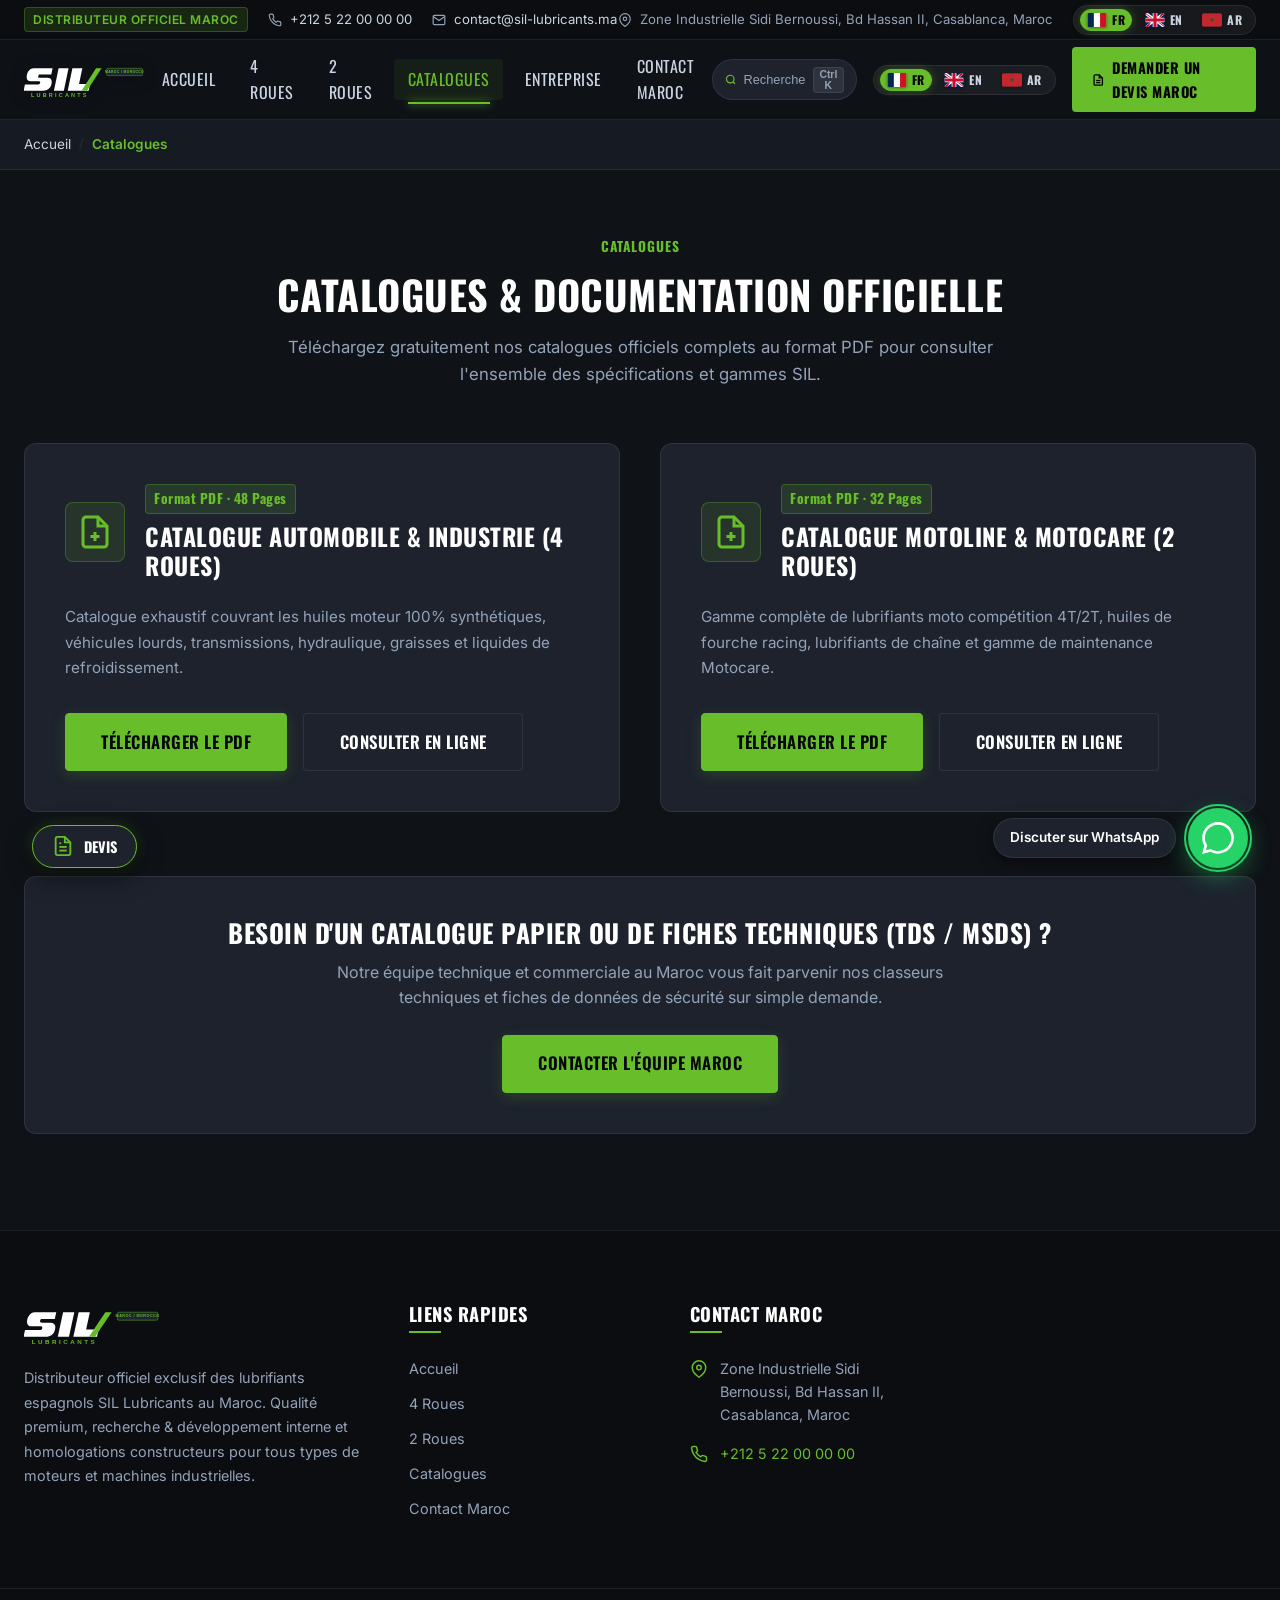
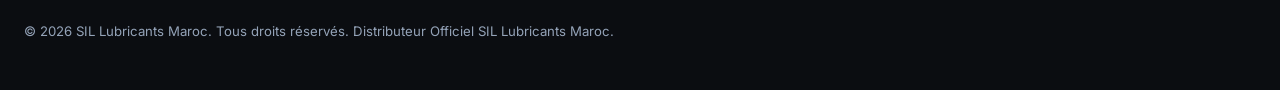
<file: catalogues.html>
<!DOCTYPE html>
<html lang="fr" dir="ltr">
<head>
  <meta charset="UTF-8">
    <meta name="viewport" content="width=device-width, initial-scale=1.0, maximum-scale=5.0, viewport-fit=cover">
  <meta name="theme-color" content="#0f1217">
  <meta name="apple-mobile-web-app-capable" content="yes">
  <meta name="apple-mobile-web-app-status-bar-style" content="black-translucent">
  <title>Catalogues Officiels | SIL Lubricants Maroc</title>
  <meta name="description" content="Téléchargez les catalogues officiels PDF SIL Lubricants pour l'automobile, l'industrie et les deux-roues au Maroc.">
  
  <link rel="icon" href="https://www.sil-lubricants.com/wp-content/uploads/2026/03/cropped-Logo-sil-lubricants-1-32x32.png" sizes="32x32">
  <link rel="stylesheet" href="css/main.css">
  <link rel="stylesheet" href="css/components.css">
  <link rel="stylesheet" href="css/rtl.css">
  <link rel="stylesheet" href="css/responsive.css">
</head>
<body>

  <!-- TOPBAR -->
  <div class="topbar">
    <div class="container topbar-content">
      <div class="topbar-left">
        <span class="distributor-tag" data-i18n="nav.distributor_badge">Distributeur Officiel Maroc</span>
        <div class="topbar-item">
          <svg width="14" height="14" viewBox="0 0 24 24" fill="none" stroke="currentColor" stroke-width="2"><path d="M22 16.92v3a2 2 0 0 1-2.18 2 19.79 19.79 0 0 1-8.63-3.07 19.5 19.5 0 0 1-6-6 19.79 19.79 0 0 1-3.07-8.67A2 2 0 0 1 4.11 2h3a2 2 0 0 1 2 1.72 12.84 12.84 0 0 0 .7 2.81 2 2 0 0 1-.45 2.11L8.09 9.91a16 16 0 0 0 6 6l1.27-1.27a2 2 0 0 1 2.11-.45 12.84 12.84 0 0 0 2.81.7A2 2 0 0 1 22 16.92z"></path></svg>
          <a href="tel:+212522000000" class="contact-phone-primary">+212 5 22 00 00 00</a>
        </div>
        <div class="topbar-item">
          <svg width="14" height="14" viewBox="0 0 24 24" fill="none" stroke="currentColor" stroke-width="2"><path d="M4 4h16c1.1 0 2 .9 2 2v12c0 1.1-.9 2-2 2H4c-1.1 0-2-.9-2-2V6c0-1.1.9-2 2-2z"></path><polyline points="22,6 12,13 2,6"></polyline></svg>
          <a href="mailto:contact@sil-lubricants.ma" class="contact-email-general">contact@sil-lubricants.ma</a>
        </div>
      </div>

      <div class="topbar-right">
        <div class="topbar-item">
          <svg width="14" height="14" viewBox="0 0 24 24" fill="none" stroke="currentColor" stroke-width="2"><path d="M21 10c0 7-9 13-9 13s-9-6-9-13a9 9 0 0 1 18 0z"></path><circle cx="12" cy="10" r="3"></circle></svg>
          <span class="contact-address-hq">Casablanca, Maroc</span>
        </div>
        <div class="lang-switcher-flags">
          <button class="lang-btn flag-btn active" data-lang="fr" title="Français" aria-label="Français">
            <svg class="flag-icon" viewBox="0 0 640 480"><path fill="#002654" d="M0 0h213.3v480H0z"/><path fill="#fff" d="M213.3 0h213.4v480H213.3z"/><path fill="#ce1126" d="M426.7 0H640v480H426.7z"/></svg>
            <span class="flag-code">FR</span>
          </button>
          <button class="lang-btn flag-btn" data-lang="en" title="English" aria-label="English">
            <svg class="flag-icon" viewBox="0 0 640 480"><path fill="#012169" d="M0 0h640v480H0z"/><path fill="#fff" d="M75 0l245 184L565 0h75v45L400 240l240 180v60h-75L320 295 75 480H0v-45l240-180L0 75V0z"/><path fill="#C8102E" d="M424 281l216 163v36l-264-199zm-208-82L0 36V0l264 199zm328-199h96v36L448 181zm-448 480h-96v-36l192-145z"/><path fill="#fff" d="M240 0h160v480H240zM0 160h640v160H0z"/><path fill="#C8102E" d="M266.7 0h106.6v480H266.7zM0 186.7h640v106.6H0z"/></svg>
            <span class="flag-code">EN</span>
          </button>
          <button class="lang-btn flag-btn" data-lang="ar" title="العربية" aria-label="العربية">
            <svg class="flag-icon" viewBox="0 0 900 600"><rect width="900" height="600" fill="#c1272d"/><path d="M450 207.5l48.5 149.3-127-92.3h157l-127 92.3z" fill="none" stroke="#006233" stroke-width="22"/></svg>
            <span class="flag-code">AR</span>
          </button>
        </div>
      </div>
    </div>
  </div>

  <!-- HEADER -->
  <header class="site-header">
    <div class="container header-container">
      <a href="index.html" class="brand-logo">
        <img src="assets/images/logo-sil.svg" alt="SIL Lubricants Maroc" class="logo-symbol">
      </a>

      <nav class="main-nav" id="main-nav">
        <a href="index.html" class="nav-link" data-i18n="nav.home">Accueil</a>
        <a href="4-roues.html" class="nav-link" data-i18n="nav.4_wheels">4 Roues</a>
        <a href="2-roues.html" class="nav-link" data-i18n="nav.2_wheels">2 Roues</a>
        <a href="catalogues.html" class="nav-link active" data-i18n="nav.catalogues">Catalogues</a>
        <a href="entreprise.html" class="nav-link" data-i18n="nav.company">Entreprise</a>
        <a href="index.html#contact-maroc" class="nav-link" data-i18n="nav.contact">Contact Maroc</a>
      </nav>

      <div class="header-actions">
        <button class="search-trigger-btn" aria-label="Rechercher un produit">
          <svg width="15" height="15" viewBox="0 0 24 24" fill="none" stroke="currentColor" stroke-width="2.5"><circle cx="11" cy="11" r="8"></circle><line x1="21" y1="21" x2="16.65" y2="16.65"></line></svg>
          <span class="search-btn-text">Recherche</span>
          <span class="search-btn-badge">Ctrl K</span>
        </button>
        <div class="lang-switcher-flags">
          <button class="lang-btn flag-btn active" data-lang="fr" title="Français" aria-label="Français">
            <svg class="flag-icon" viewBox="0 0 640 480"><path fill="#002654" d="M0 0h213.3v480H0z"/><path fill="#fff" d="M213.3 0h213.4v480H213.3z"/><path fill="#ce1126" d="M426.7 0H640v480H426.7z"/></svg>
            <span class="flag-code">FR</span>
          </button>
          <button class="lang-btn flag-btn" data-lang="en" title="English" aria-label="English">
            <svg class="flag-icon" viewBox="0 0 640 480"><path fill="#012169" d="M0 0h640v480H0z"/><path fill="#fff" d="M75 0l245 184L565 0h75v45L400 240l240 180v60h-75L320 295 75 480H0v-45l240-180L0 75V0z"/><path fill="#C8102E" d="M424 281l216 163v36l-264-199zm-208-82L0 36V0l264 199zm328-199h96v36L448 181zm-448 480h-96v-36l192-145z"/><path fill="#fff" d="M240 0h160v480H240zM0 160h640v160H0z"/><path fill="#C8102E" d="M266.7 0h106.6v480H266.7zM0 186.7h640v106.6H0z"/></svg>
            <span class="flag-code">EN</span>
          </button>
          <button class="lang-btn flag-btn" data-lang="ar" title="العربية" aria-label="العربية">
            <svg class="flag-icon" viewBox="0 0 900 600"><rect width="900" height="600" fill="#c1272d"/><path d="M450 207.5l48.5 149.3-127-92.3h157l-127 92.3z" fill="none" stroke="#006233" stroke-width="22"/></svg>
            <span class="flag-code">AR</span>
          </button>
        </div>
        <a href="index.html#contact-maroc" class="btn-header-quote">
          <svg width="18" height="18" viewBox="0 0 24 24" fill="none" stroke="currentColor" stroke-width="2.5"><path d="M14 2H6a2 2 0 0 0-2 2v16a2 2 0 0 0 2 2h12a2 2 0 0 0 2-2V8z"></path><polyline points="14 2 14 8 20 8"></polyline><line x1="16" y1="13" x2="8" y2="13"></line><line x1="16" y1="17" x2="8" y2="17"></line></svg>
          <span data-i18n="hero.btn_contact">Devis</span>
        </a>
        
      </div>
    </div>
  </header>

  <!-- BREADCRUMBS BAR -->
  <nav class="breadcrumbs-bar" aria-label="Fil d'Ariane">
    <div class="container breadcrumbs-list">
      <a href="index.html" data-i18n="nav.home">Accueil</a>
      <span class="breadcrumbs-separator">/</span>
      <span class="breadcrumbs-current" data-i18n="nav.catalogues">Téléchargement Catalogues PDF</span>
    </div>
  </nav>

  <!-- CATALOGUES SECTION -->
  <section class="section" style="padding: 4rem 0 6rem 0;">
    <div class="container">
      <div class="section-header">
        <span class="section-badge" data-i18n="nav.catalogues">Documentation Technique</span>
        <h1 class="section-title" data-i18n="catalogues_download.title">Catalogues & Documentation Officielle</h1>
        <p class="section-desc" data-i18n="catalogues_download.subtitle">
          Téléchargez gratuitement nos catalogues officiels complets au format PDF pour consulter l'ensemble des spécifications et gammes SIL.
        </p>
      </div>

      <div class="catalogs-grid">
        <!-- 4 Roues & Industrie PDF -->
        <div class="download-card">
          <div class="download-card-header">
            <div class="download-card-icon">
              <svg width="36" height="36" viewBox="0 0 24 24" fill="none" stroke="currentColor" stroke-width="2"><path d="M14 2H6a2 2 0 0 0-2 2v16a2 2 0 0 0 2 2h12a2 2 0 0 0 2-2V8z"></path><polyline points="14 2 14 8 20 8"></polyline><line x1="12" y1="18" x2="12" y2="12"></line><line x1="9" y1="15" x2="15" y2="15"></line></svg>
            </div>
            <div>
              <span class="badge-viscosity" style="margin-bottom:0.5rem; display:inline-block;">Format PDF · 48 Pages</span>
              <h2 class="download-card-title" data-i18n="catalogues_download.card1_title">Catalogue Automobile & Industrie (4 Roues)</h2>
            </div>
          </div>
          <p class="download-card-desc" data-i18n="catalogues_download.card1_desc">
            Catalogue exhaustif couvrant les huiles moteur 100% synthétiques, véhicules lourds, transmissions, hydraulique, graisses et liquides de refroidissement.
          </p>
          <div class="download-card-actions">
            <a href="https://www.sil-lubricants.com/wp-content/uploads/2026/07/SIL_Auto_en_052025-2.pdf" target="_blank" class="btn btn-primary btn-lg" data-i18n="catalogues_download.btn_download">
              <svg width="20" height="20" viewBox="0 0 24 24" fill="none" stroke="currentColor" stroke-width="2"><path d="M21 15v4a2 2 0 0 1-2 2H5a2 2 0 0 1-2-2v-4"></path><polyline points="7 10 12 15 17 10"></polyline><line x1="12" y1="15" x2="12" y2="3"></line></svg>
              Télécharger le PDF
            </a>
            <a href="4-roues.html" class="btn btn-secondary btn-lg" data-i18n="catalogues_download.btn_view">
              Consulter en ligne
            </a>
          </div>
        </div>

        <!-- 2 Roues Motoline PDF -->
        <div class="download-card">
          <div class="download-card-header">
            <div class="download-card-icon">
              <svg width="36" height="36" viewBox="0 0 24 24" fill="none" stroke="currentColor" stroke-width="2"><path d="M14 2H6a2 2 0 0 0-2 2v16a2 2 0 0 0 2 2h12a2 2 0 0 0 2-2V8z"></path><polyline points="14 2 14 8 20 8"></polyline><line x1="12" y1="18" x2="12" y2="12"></line><line x1="9" y1="15" x2="15" y2="15"></line></svg>
            </div>
            <div>
              <span class="badge-viscosity" style="margin-bottom:0.5rem; display:inline-block;">Format PDF · 32 Pages</span>
              <h2 class="download-card-title" data-i18n="catalogues_download.card2_title">Catalogue Motoline & Motocare (2 Roues)</h2>
            </div>
          </div>
          <p class="download-card-desc" data-i18n="catalogues_download.card2_desc">
            Gamme complète de lubrifiants moto compétition 4T/2T, huiles de fourche racing, lubrifiants de chaîne et gamme de maintenance Motocare.
          </p>
          <div class="download-card-actions">
            <a href="https://www.sil-lubricants.com/wp-content/uploads/2026/07/SIL_Motoline_v1_fr.pdf" target="_blank" class="btn btn-primary btn-lg" data-i18n="catalogues_download.btn_download">
              <svg width="20" height="20" viewBox="0 0 24 24" fill="none" stroke="currentColor" stroke-width="2"><path d="M21 15v4a2 2 0 0 1-2 2H5a2 2 0 0 1-2-2v-4"></path><polyline points="7 10 12 15 17 10"></polyline><line x1="12" y1="15" x2="12" y2="3"></line></svg>
              Télécharger le PDF
            </a>
            <a href="2-roues.html" class="btn btn-secondary btn-lg" data-i18n="catalogues_download.btn_view">
              Consulter en ligne
            </a>
          </div>
        </div>
      </div>

      <!-- Quick Delivery Box in Morocco -->
      <div style="margin-top: 4rem; background: var(--bg-card); border: 1px solid var(--border-light); border-radius: var(--radius-lg); padding: 2.5rem; text-align: center;">
        <h3 style="color:#fff; font-size:1.6rem; margin-bottom: 0.75rem;">Besoin d'un catalogue papier ou de fiches techniques (TDS / MSDS) ?</h3>
        <p style="color:var(--text-muted); max-width:650px; margin: 0 auto 1.5rem auto;">
          Notre équipe technique et commerciale au Maroc vous fait parvenir nos classeurs techniques et fiches de données de sécurité sur simple demande.
        </p>
        <a href="index.html#contact-maroc" class="btn btn-primary btn-lg">Contacter l'équipe Maroc</a>
      </div>
    </div>
  </section>

  <!-- SITE FOOTER -->
  <footer class="site-footer">
    <div class="container footer-grid">
      <div class="footer-col footer-about">
        <img src="assets/images/logo-sil.svg" alt="SIL Lubricants Maroc" style="width: 140px; margin-bottom: 1.25rem;">
        <p data-i18n="footer.about">
          Distributeur officiel exclusif des lubrifiants espagnols SIL Lubricants au Maroc.
        </p>
      </div>
      <div class="footer-col">
        <h4 data-i18n="footer.quick_links">Navigation</h4>
        <ul class="footer-links">
          <li><a href="index.html" data-i18n="nav.home">Accueil</a></li>
          <li><a href="4-roues.html" data-i18n="nav.4_wheels">Gamme 4 Roues</a></li>
          <li><a href="2-roues.html" data-i18n="nav.2_wheels">Gamme 2 Roues</a></li>
          <li><a href="catalogues.html" data-i18n="nav.catalogues">Catalogues</a></li>
          <li><a href="index.html#contact-maroc" data-i18n="nav.contact">Contact Maroc</a></li>
        </ul>
      </div>
      <div class="footer-col">
        <h4 data-i18n="footer.contact_us">Contact Maroc</h4>
        <div class="footer-contact-item">
          <svg width="18" height="18" viewBox="0 0 24 24" fill="none" stroke="currentColor" stroke-width="2"><path d="M21 10c0 7-9 13-9 13s-9-6-9-13a9 9 0 0 1 18 0z"></path><circle cx="12" cy="10" r="3"></circle></svg>
          <span class="contact-address-hq">Casablanca, Maroc</span>
        </div>
        <div class="footer-contact-item">
          <svg width="18" height="18" viewBox="0 0 24 24" fill="none" stroke="currentColor" stroke-width="2"><path d="M22 16.92v3a2 2 0 0 1-2.18 2 19.79 19.79 0 0 1-8.63-3.07 19.5 19.5 0 0 1-6-6 19.79 19.79 0 0 1-3.07-8.67A2 2 0 0 1 4.11 2h3a2 2 0 0 1 2 1.72 12.84 12.84 0 0 0 .7 2.81 2 2 0 0 1-.45 2.11L8.09 9.91a16 16 0 0 0 6 6l1.27-1.27a2 2 0 0 1 2.11-.45 12.84 12.84 0 0 0 2.81.7A2 2 0 0 1 22 16.92z"></path></svg>
          <a href="tel:+212522000000" class="contact-phone-primary">+212 5 22 00 00 00</a>
        </div>
      </div>
    </div>
    <div class="container footer-bottom">
      <p>&copy; 2026 <span class="contact-company-name">SIL Lubricants Maroc</span>. <span data-i18n="footer.rights">Tous droits réservés.</span></p>
    </div>
  </footer>

  <script src="js/i18n.js"></script>
  <script src="js/contact-loader.js"></script>
  <script src="js/quote-drawer.js"></script>
  <script src="js/whatsapp-widget.js"></script>
  <script src="js/global-search.js" defer></script>
  <script src="js/app.js"></script>
</body>
</html>
</file>
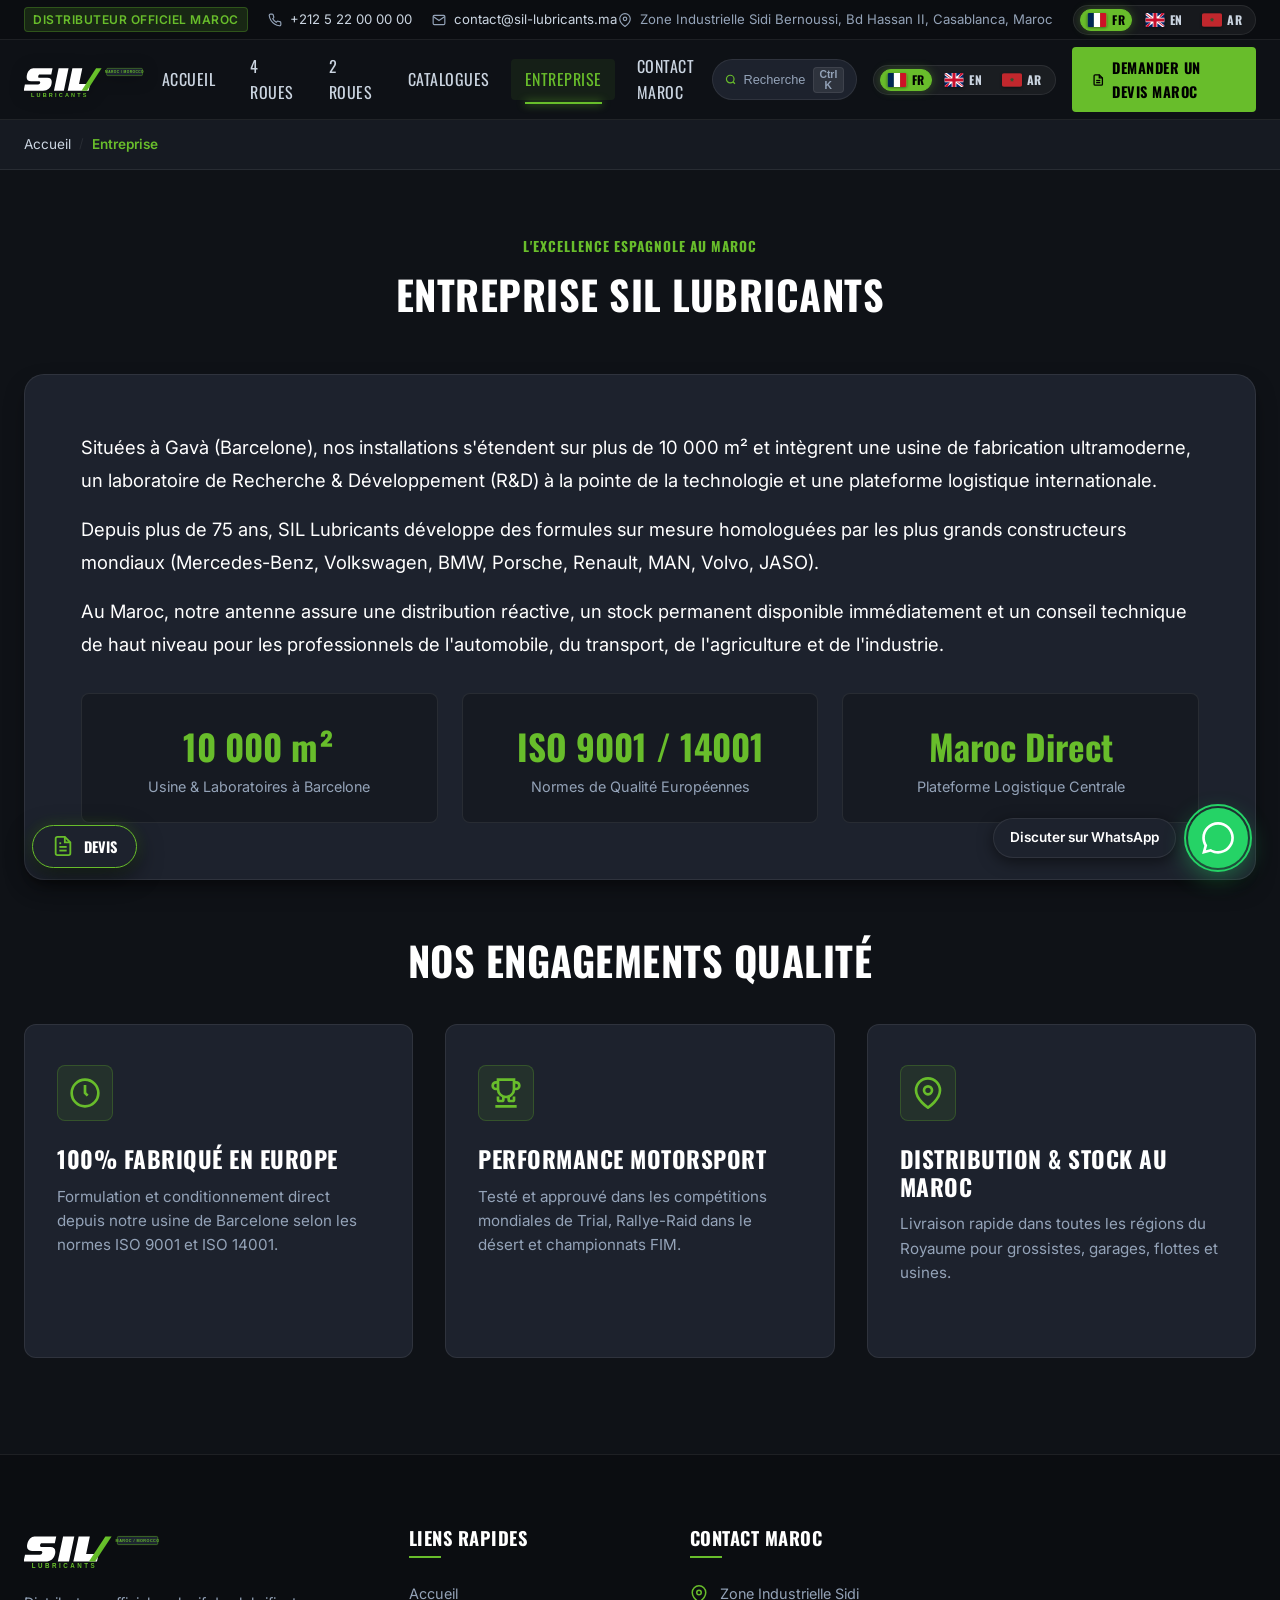
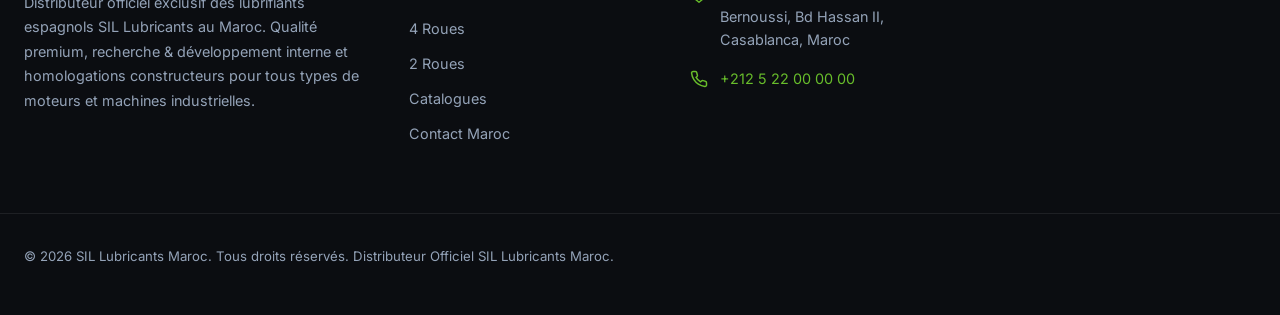
<file: entreprise.html>
<!DOCTYPE html>
<html lang="fr" dir="ltr">
<head>
  <meta charset="UTF-8">
    <meta name="viewport" content="width=device-width, initial-scale=1.0, maximum-scale=5.0, viewport-fit=cover">
  <meta name="theme-color" content="#0f1217">
  <meta name="apple-mobile-web-app-capable" content="yes">
  <meta name="apple-mobile-web-app-status-bar-style" content="black-translucent">
  <title>Entreprise & R&D | SIL Lubricants Maroc</title>
  <meta name="description" content="Découvrez l'histoire de SIL Lubricants, plus de 75 ans d'expérience dans la fabrication de lubrifiants haute performance et son antenne de distribution au Maroc.">
  
  <link rel="icon" href="https://www.sil-lubricants.com/wp-content/uploads/2026/03/cropped-Logo-sil-lubricants-1-32x32.png" sizes="32x32">
  <link rel="stylesheet" href="css/main.css">
  <link rel="stylesheet" href="css/components.css">
  <link rel="stylesheet" href="css/rtl.css">
  <link rel="stylesheet" href="css/responsive.css">
</head>
<body>

  <!-- TOPBAR -->
  <div class="topbar">
    <div class="container topbar-content">
      <div class="topbar-left">
        <span class="distributor-tag" data-i18n="nav.distributor_badge">Distributeur Officiel Maroc</span>
        <div class="topbar-item">
          <svg width="14" height="14" viewBox="0 0 24 24" fill="none" stroke="currentColor" stroke-width="2"><path d="M22 16.92v3a2 2 0 0 1-2.18 2 19.79 19.79 0 0 1-8.63-3.07 19.5 19.5 0 0 1-6-6 19.79 19.79 0 0 1-3.07-8.67A2 2 0 0 1 4.11 2h3a2 2 0 0 1 2 1.72 12.84 12.84 0 0 0 .7 2.81 2 2 0 0 1-.45 2.11L8.09 9.91a16 16 0 0 0 6 6l1.27-1.27a2 2 0 0 1 2.11-.45 12.84 12.84 0 0 0 2.81.7A2 2 0 0 1 22 16.92z"></path></svg>
          <a href="tel:+212522000000" class="contact-phone-primary">+212 5 22 00 00 00</a>
        </div>
        <div class="topbar-item">
          <svg width="14" height="14" viewBox="0 0 24 24" fill="none" stroke="currentColor" stroke-width="2"><path d="M4 4h16c1.1 0 2 .9 2 2v12c0 1.1-.9 2-2 2H4c-1.1 0-2-.9-2-2V6c0-1.1.9-2 2-2z"></path><polyline points="22,6 12,13 2,6"></polyline></svg>
          <a href="mailto:contact@sil-lubricants.ma" class="contact-email-general">contact@sil-lubricants.ma</a>
        </div>
      </div>

      <div class="topbar-right">
        <div class="topbar-item">
          <svg width="14" height="14" viewBox="0 0 24 24" fill="none" stroke="currentColor" stroke-width="2"><path d="M21 10c0 7-9 13-9 13s-9-6-9-13a9 9 0 0 1 18 0z"></path><circle cx="12" cy="10" r="3"></circle></svg>
          <span class="contact-address-hq">Casablanca, Maroc</span>
        </div>
        <div class="lang-switcher-flags">
          <button class="lang-btn flag-btn active" data-lang="fr" title="Français" aria-label="Français">
            <svg class="flag-icon" viewBox="0 0 640 480"><path fill="#002654" d="M0 0h213.3v480H0z"/><path fill="#fff" d="M213.3 0h213.4v480H213.3z"/><path fill="#ce1126" d="M426.7 0H640v480H426.7z"/></svg>
            <span class="flag-code">FR</span>
          </button>
          <button class="lang-btn flag-btn" data-lang="en" title="English" aria-label="English">
            <svg class="flag-icon" viewBox="0 0 640 480"><path fill="#012169" d="M0 0h640v480H0z"/><path fill="#fff" d="M75 0l245 184L565 0h75v45L400 240l240 180v60h-75L320 295 75 480H0v-45l240-180L0 75V0z"/><path fill="#C8102E" d="M424 281l216 163v36l-264-199zm-208-82L0 36V0l264 199zm328-199h96v36L448 181zm-448 480h-96v-36l192-145z"/><path fill="#fff" d="M240 0h160v480H240zM0 160h640v160H0z"/><path fill="#C8102E" d="M266.7 0h106.6v480H266.7zM0 186.7h640v106.6H0z"/></svg>
            <span class="flag-code">EN</span>
          </button>
          <button class="lang-btn flag-btn" data-lang="ar" title="العربية" aria-label="العربية">
            <svg class="flag-icon" viewBox="0 0 900 600"><rect width="900" height="600" fill="#c1272d"/><path d="M450 207.5l48.5 149.3-127-92.3h157l-127 92.3z" fill="none" stroke="#006233" stroke-width="22"/></svg>
            <span class="flag-code">AR</span>
          </button>
        </div>
      </div>
    </div>
  </div>

  <!-- HEADER -->
  <header class="site-header">
    <div class="container header-container">
      <a href="index.html" class="brand-logo">
        <img src="assets/images/logo-sil.svg" alt="SIL Lubricants Maroc" class="logo-symbol">
      </a>

      <nav class="main-nav" id="main-nav">
        <a href="index.html" class="nav-link" data-i18n="nav.home">Accueil</a>
        <a href="4-roues.html" class="nav-link" data-i18n="nav.4_wheels">4 Roues</a>
        <a href="2-roues.html" class="nav-link" data-i18n="nav.2_wheels">2 Roues</a>
        <a href="catalogues.html" class="nav-link" data-i18n="nav.catalogues">Catalogues</a>
        <a href="entreprise.html" class="nav-link active" data-i18n="nav.company">Entreprise</a>
        <a href="index.html#contact-maroc" class="nav-link" data-i18n="nav.contact">Contact Maroc</a>
      </nav>

      <div class="header-actions">
        <button class="search-trigger-btn" aria-label="Rechercher un produit">
          <svg width="15" height="15" viewBox="0 0 24 24" fill="none" stroke="currentColor" stroke-width="2.5"><circle cx="11" cy="11" r="8"></circle><line x1="21" y1="21" x2="16.65" y2="16.65"></line></svg>
          <span class="search-btn-text">Recherche</span>
          <span class="search-btn-badge">Ctrl K</span>
        </button>
        <div class="lang-switcher-flags">
          <button class="lang-btn flag-btn active" data-lang="fr" title="Français" aria-label="Français">
            <svg class="flag-icon" viewBox="0 0 640 480"><path fill="#002654" d="M0 0h213.3v480H0z"/><path fill="#fff" d="M213.3 0h213.4v480H213.3z"/><path fill="#ce1126" d="M426.7 0H640v480H426.7z"/></svg>
            <span class="flag-code">FR</span>
          </button>
          <button class="lang-btn flag-btn" data-lang="en" title="English" aria-label="English">
            <svg class="flag-icon" viewBox="0 0 640 480"><path fill="#012169" d="M0 0h640v480H0z"/><path fill="#fff" d="M75 0l245 184L565 0h75v45L400 240l240 180v60h-75L320 295 75 480H0v-45l240-180L0 75V0z"/><path fill="#C8102E" d="M424 281l216 163v36l-264-199zm-208-82L0 36V0l264 199zm328-199h96v36L448 181zm-448 480h-96v-36l192-145z"/><path fill="#fff" d="M240 0h160v480H240zM0 160h640v160H0z"/><path fill="#C8102E" d="M266.7 0h106.6v480H266.7zM0 186.7h640v106.6H0z"/></svg>
            <span class="flag-code">EN</span>
          </button>
          <button class="lang-btn flag-btn" data-lang="ar" title="العربية" aria-label="العربية">
            <svg class="flag-icon" viewBox="0 0 900 600"><rect width="900" height="600" fill="#c1272d"/><path d="M450 207.5l48.5 149.3-127-92.3h157l-127 92.3z" fill="none" stroke="#006233" stroke-width="22"/></svg>
            <span class="flag-code">AR</span>
          </button>
        </div>
        <a href="index.html#contact-maroc" class="btn-header-quote">
          <svg width="18" height="18" viewBox="0 0 24 24" fill="none" stroke="currentColor" stroke-width="2.5"><path d="M14 2H6a2 2 0 0 0-2 2v16a2 2 0 0 0 2 2h12a2 2 0 0 0 2-2V8z"></path><polyline points="14 2 14 8 20 8"></polyline><line x1="16" y1="13" x2="8" y2="13"></line><line x1="16" y1="17" x2="8" y2="17"></line></svg>
          <span data-i18n="hero.btn_contact">Devis</span>
        </a>
        
      </div>
    </div>
  </header>

  <!-- BREADCRUMBS BAR -->
  <nav class="breadcrumbs-bar" aria-label="Fil d'Ariane">
    <div class="container breadcrumbs-list">
      <a href="index.html" data-i18n="nav.home">Accueil</a>
      <span class="breadcrumbs-separator">/</span>
      <span class="breadcrumbs-current" data-i18n="nav.company">L'Entreprise & R&D SIL</span>
    </div>
  </nav>

  <!-- COMPANY CONTENT SECTION -->
  <section class="section" style="padding: 4rem 0 6rem 0;">
    <div class="container">
      <div class="section-header">
        <span class="section-badge" data-i18n="company.badge">L'Excellence Espagnole au Maroc</span>
        <h1 class="section-title" data-i18n="company.title">Entreprise SIL Lubricants</h1>
      </div>

      <div style="background: var(--bg-card); border: 1px solid var(--border-light); border-radius: var(--radius-xl); padding: 3.5rem; margin-bottom: 3.5rem; box-shadow: var(--shadow-card);">
        <div style="font-size: 1.15rem; color: #fff; line-height: 1.8; margin-bottom: 2rem;">
          <p data-i18n="company.p1">
            Situées à Gavà (Barcelone), nos installations s'étendent sur plus de 10 000 m² et intègrent une usine de fabrication ultramoderne, un laboratoire de Recherche & Développement (R&D) à la pointe de la technologie et une plateforme logistique internationale.
          </p>
          <p data-i18n="company.p2">
            Depuis plus de 75 ans, SIL Lubricants développe des formules sur mesure homologuées par les plus grands constructeurs mondiaux (Mercedes-Benz, Volkswagen, BMW, Porsche, Renault, MAN, Volvo, JASO).
          </p>
          <p data-i18n="company.p3">
            Au Maroc, notre antenne assure une distribution réactive, un stock permanent disponible immédiatement et un conseil technique de haut niveau pour les professionnels de l'automobile, du transport, de l'agriculture et de l'industrie.
          </p>
        </div>

        <div style="display: flex; gap: 1.5rem; flex-wrap: wrap;">
          <div style="background: var(--bg-secondary); border: 1px solid var(--border-light); padding: 1.5rem; border-radius: var(--radius-md); flex: 1; min-width: 240px; text-align: center;">
            <div style="font-size: 2.2rem; font-weight: 700; color: var(--accent-green); font-family: var(--font-heading);">10 000 m²</div>
            <div style="color: var(--text-muted); font-size: 0.9rem;">Usine & Laboratoires à Barcelone</div>
          </div>
          <div style="background: var(--bg-secondary); border: 1px solid var(--border-light); padding: 1.5rem; border-radius: var(--radius-md); flex: 1; min-width: 240px; text-align: center;">
            <div style="font-size: 2.2rem; font-weight: 700; color: var(--accent-green); font-family: var(--font-heading);">ISO 9001 / 14001</div>
            <div style="color: var(--text-muted); font-size: 0.9rem;">Normes de Qualité Européennes</div>
          </div>
          <div style="background: var(--bg-secondary); border: 1px solid var(--border-light); padding: 1.5rem; border-radius: var(--radius-md); flex: 1; min-width: 240px; text-align: center;">
            <div style="font-size: 2.2rem; font-weight: 700; color: var(--accent-green); font-family: var(--font-heading);">Maroc Direct</div>
            <div style="color: var(--text-muted); font-size: 0.9rem;">Plateforme Logistique Centrale</div>
          </div>
        </div>
      </div>

      <!-- VALUE PROPOSITIONS -->
      <h2 class="section-title" style="text-align: center; margin-bottom: 2.5rem;" data-i18n="company.values_title">Nos Engagements Qualité</h2>
      <div class="categories-grid">
        <div class="category-card">
          <div class="category-icon">
            <svg width="32" height="32" viewBox="0 0 24 24" fill="none" stroke="currentColor" stroke-width="2"><circle cx="12" cy="12" r="10"></circle><polyline points="12 6 12 12 14 14"></polyline></svg>
          </div>
          <h3 class="category-title" data-i18n="company.val1_title">100% Fabriqué en Europe</h3>
          <p class="category-desc" data-i18n="company.val1_desc">
            Formulation et conditionnement direct depuis notre usine de Barcelone selon les normes ISO 9001 et ISO 14001.
          </p>
        </div>

        <div class="category-card">
          <div class="category-icon">
            <svg width="32" height="32" viewBox="0 0 24 24" fill="none" stroke="currentColor" stroke-width="2"><path d="M6 9H4.5a2.5 2.5 0 0 1 0-5H6"></path><path d="M18 9h1.5a2.5 2.5 0 0 0 0-5H18"></path><path d="M4 22h16"></path><path d="M10 14.66V17c0 .55-.45 1-1 1H7c-.55 0-1-.45-1-1v-2.34"></path><path d="M18 14.66V17c0 .55-.45 1-1 1h-2c-.55 0-1-.45-1-1v-2.34"></path><path d="M18 2H6v7a6 6 0 0 0 12 0V2Z"></path></svg>
          </div>
          <h3 class="category-title" data-i18n="company.val2_title">Performance Motorsport</h3>
          <p class="category-desc" data-i18n="company.val2_desc">
            Testé et approuvé dans les compétitions mondiales de Trial, Rallye-Raid dans le désert et championnats FIM.
          </p>
        </div>

        <div class="category-card">
          <div class="category-icon">
            <svg width="32" height="32" viewBox="0 0 24 24" fill="none" stroke="currentColor" stroke-width="2"><path d="M21 10c0 7-9 13-9 13s-9-6-9-13a9 9 0 0 1 18 0z"></path><circle cx="12" cy="10" r="3"></circle></svg>
          </div>
          <h3 class="category-title" data-i18n="company.val3_title">Distribution & Stock au Maroc</h3>
          <p class="category-desc" data-i18n="company.val3_desc">
            Livraison rapide dans toutes les régions du Royaume pour grossistes, garages, flottes et usines.
          </p>
        </div>
      </div>
    </div>
  </section>

  <!-- SITE FOOTER -->
  <footer class="site-footer">
    <div class="container footer-grid">
      <div class="footer-col footer-about">
        <img src="assets/images/logo-sil.svg" alt="SIL Lubricants Maroc" style="width: 140px; margin-bottom: 1.25rem;">
        <p data-i18n="footer.about">
          Distributeur officiel exclusif des lubrifiants espagnols SIL Lubricants au Maroc.
        </p>
      </div>
      <div class="footer-col">
        <h4 data-i18n="footer.quick_links">Navigation</h4>
        <ul class="footer-links">
          <li><a href="index.html" data-i18n="nav.home">Accueil</a></li>
          <li><a href="4-roues.html" data-i18n="nav.4_wheels">Gamme 4 Roues</a></li>
          <li><a href="2-roues.html" data-i18n="nav.2_wheels">Gamme 2 Roues</a></li>
          <li><a href="catalogues.html" data-i18n="nav.catalogues">Catalogues</a></li>
          <li><a href="index.html#contact-maroc" data-i18n="nav.contact">Contact Maroc</a></li>
        </ul>
      </div>
      <div class="footer-col">
        <h4 data-i18n="footer.contact_us">Contact Maroc</h4>
        <div class="footer-contact-item">
          <svg width="18" height="18" viewBox="0 0 24 24" fill="none" stroke="currentColor" stroke-width="2"><path d="M21 10c0 7-9 13-9 13s-9-6-9-13a9 9 0 0 1 18 0z"></path><circle cx="12" cy="10" r="3"></circle></svg>
          <span class="contact-address-hq">Casablanca, Maroc</span>
        </div>
        <div class="footer-contact-item">
          <svg width="18" height="18" viewBox="0 0 24 24" fill="none" stroke="currentColor" stroke-width="2"><path d="M22 16.92v3a2 2 0 0 1-2.18 2 19.79 19.79 0 0 1-8.63-3.07 19.5 19.5 0 0 1-6-6 19.79 19.79 0 0 1-3.07-8.67A2 2 0 0 1 4.11 2h3a2 2 0 0 1 2 1.72 12.84 12.84 0 0 0 .7 2.81 2 2 0 0 1-.45 2.11L8.09 9.91a16 16 0 0 0 6 6l1.27-1.27a2 2 0 0 1 2.11-.45 12.84 12.84 0 0 0 2.81.7A2 2 0 0 1 22 16.92z"></path></svg>
          <a href="tel:+212522000000" class="contact-phone-primary">+212 5 22 00 00 00</a>
        </div>
      </div>
    </div>
    <div class="container footer-bottom">
      <p>&copy; 2026 <span class="contact-company-name">SIL Lubricants Maroc</span>. <span data-i18n="footer.rights">Tous droits réservés.</span></p>
    </div>
  </footer>

  <script src="js/i18n.js"></script>
  <script src="js/contact-loader.js"></script>
  <script src="js/quote-drawer.js"></script>
  <script src="js/whatsapp-widget.js"></script>
  <script src="js/global-search.js" defer></script>
  <script src="js/app.js"></script>
</body>
</html>
</file>
<file: css/main.css>
/* ==========================================================================
   SIL LUBRICANTS MAROC - GLOBAL STYLES & DESIGN SYSTEM
   ========================================================================== */

@import url('https://fonts.googleapis.com/css2?family=Cairo:wght@400;600;700;800;900&family=Inter:wght@300;400;500;600;700&family=Oswald:wght@400;500;600;700&display=swap');

:root {
  /* Color Palette */
  --bg-primary: #0f1217;
  --bg-secondary: #161a22;
  --bg-card: #1d222d;
  --bg-card-hover: #242a38;
  --bg-overlay: rgba(10, 12, 16, 0.85);
  
  --accent-green: #68bd2b;
  --accent-green-hover: #58a722;
  --accent-green-glow: rgba(104, 189, 43, 0.25);
  --accent-gold: #f59e0b;
  --accent-red: #ef4444;
  
  --text-primary: #ffffff;
  --text-secondary: #cbd5e1;
  --text-muted: #94a3b8;
  --text-dark: #0f172a;
  
  --border-light: rgba(255, 255, 255, 0.08);
  --border-focus: #68bd2b;
  
  /* Typography */
  --font-heading: 'Oswald', -apple-system, BlinkMacSystemFont, 'Segoe UI', Roboto, sans-serif;
  --font-body: 'Inter', -apple-system, BlinkMacSystemFont, 'Segoe UI', Roboto, sans-serif;
  --font-arabic: 'Cairo', 'Inter', -apple-system, sans-serif;
  
  /* Layout & Spacing */
  --header-height: 80px;
  --topbar-height: 40px;
  --container-max: 1280px;
  --radius-sm: 4px;
  --radius-md: 8px;
  --radius-lg: 12px;
  --radius-xl: 20px;
  
  /* Transitions */
  --transition-fast: 0.15s ease;
  --transition-normal: 0.3s cubic-bezier(0.16, 1, 0.3, 1);
  --shadow-card: 0 10px 25px -5px rgba(0, 0, 0, 0.4), 0 8px 10px -6px rgba(0, 0, 0, 0.3);
  --shadow-glow: 0 0 25px rgba(104, 189, 43, 0.2);
}

/* RTL Override for Arabic */
[dir="rtl"] {
  --font-heading: 'Cairo', sans-serif;
  --font-body: 'Cairo', sans-serif;
}

/* Reset & Base */
*, *::before, *::after {
  box-sizing: border-box;
  margin: 0;
  padding: 0;
}

html {
  scroll-behavior: smooth;
  font-size: 16px;
}

body {
  font-family: var(--font-body);
  background-color: var(--bg-primary);
  color: var(--text-secondary);
  line-height: 1.6;
  overflow-x: hidden;
  -webkit-font-smoothing: antialiased;
  -moz-osx-font-smoothing: grayscale;
}

/* Typography elements */
h1, h2, h3, h4, h5, h6 {
  font-family: var(--font-heading);
  color: var(--text-primary);
  text-transform: uppercase;
  letter-spacing: 0.5px;
  line-height: 1.2;
}

[dir="rtl"] h1, [dir="rtl"] h2, [dir="rtl"] h3, [dir="rtl"] h4, [dir="rtl"] h5, [dir="rtl"] h6 {
  text-transform: none;
  letter-spacing: normal;
}

p {
  margin-bottom: 1rem;
}

a {
  color: var(--accent-green);
  text-decoration: none;
  transition: color var(--transition-fast);
}

a:hover {
  color: var(--text-primary);
}

img {
  max-width: 100%;
  height: auto;
  display: block;
}

ul {
  list-style: none;
}

/* Container */
.container {
  width: 100%;
  max-width: var(--container-max);
  margin-left: auto;
  margin-right: auto;
  padding-left: 1.5rem;
  padding-right: 1.5rem;
}

/* ==========================================================================
   TOPBAR
   ========================================================================== */
.topbar {
  background-color: #0b0d11;
  border-bottom: 1px solid var(--border-light);
  height: var(--topbar-height);
  font-size: 0.825rem;
  display: flex;
  align-items: center;
  position: relative;
  z-index: 101;
}

.topbar-content {
  display: flex;
  justify-content: space-between;
  align-items: center;
  width: 100%;
}

.topbar-left, .topbar-right {
  display: flex;
  align-items: center;
  gap: 1.25rem;
}

.topbar-item {
  display: inline-flex;
  align-items: center;
  gap: 0.5rem;
  color: var(--text-muted);
}

.topbar-item a {
  color: var(--text-secondary);
}

.topbar-item a:hover {
  color: var(--accent-green);
}

.distributor-tag {
  background: rgba(104, 189, 43, 0.15);
  color: var(--accent-green);
  padding: 2px 8px;
  border-radius: var(--radius-sm);
  font-weight: 600;
  border: 1px solid rgba(104, 189, 43, 0.3);
  font-size: 0.75rem;
  letter-spacing: 0.5px;
  text-transform: uppercase;
}

/* Language Switcher */
.lang-switcher {
  display: flex;
  align-items: center;
  gap: 0.25rem;
  background: var(--bg-secondary);
  padding: 2px 6px;
  border-radius: var(--radius-sm);
  border: 1px solid var(--border-light);
}

.lang-switcher,
.lang-switcher-flags {
  display: flex;
  align-items: center;
  gap: 0.35rem;
  background: rgba(255, 255, 255, 0.05);
  padding: 3px 6px;
  border-radius: 9999px;
  border: 1px solid var(--border-light);
}

.flag-btn {
  display: inline-flex;
  align-items: center;
  gap: 0.3rem;
  background: transparent;
  border: 1px solid transparent;
  color: var(--text-secondary);
  font-size: 0.75rem;
  font-weight: 700;
  padding: 3px 6px;
  border-radius: 9999px;
  cursor: pointer;
  transition: all var(--transition-fast);
  line-height: 1;
}

.flag-btn:hover {
  background: rgba(255, 255, 255, 0.1);
  color: #fff;
}

.flag-btn.active {
  background: var(--accent-green);
  color: #000;
  border-color: var(--accent-green);
  box-shadow: 0 0 10px rgba(104, 189, 43, 0.35);
}

.flag-icon {
  width: 20px;
  height: 14px;
  border-radius: 2px;
  object-fit: cover;
  box-shadow: 0 1px 3px rgba(0,0,0,0.4);
  display: block;
}

.flag-code {
  font-family: var(--font-heading);
  font-size: 0.75rem;
  font-weight: 700;
  letter-spacing: 0.5px;
}

[dir="rtl"] .flag-code {
  font-family: var(--font-arabic);
}

/* ==========================================================================
   HEADER & NAVBAR
   ========================================================================== */
.site-header {
  position: sticky;
  top: 0;
  background-color: rgba(15, 18, 23, 0.95);
  backdrop-filter: blur(16px);
  -webkit-backdrop-filter: blur(16px);
  border-bottom: 1px solid var(--border-light);
  height: var(--header-height);
  display: flex;
  align-items: center;
  z-index: 100;
  transition: background-color var(--transition-normal), box-shadow var(--transition-normal);
}

.site-header.scrolled {
  box-shadow: 0 4px 20px rgba(0, 0, 0, 0.5);
  border-bottom-color: rgba(104, 189, 43, 0.2);
}

.header-container {
  display: flex;
  justify-content: space-between;
  align-items: center;
  width: 100%;
}

/* Header Right Actions (Search + Flags + Quote) */
.header-actions {
  display: flex;
  align-items: center;
  gap: 0.65rem;
}

.search-trigger-btn {
  display: inline-flex;
  align-items: center;
  gap: 0.45rem;
  background: var(--bg-card);
  border: 1px solid var(--border-light);
  color: var(--text-muted);
  padding: 0.4rem 0.75rem;
  border-radius: 9999px;
  cursor: pointer;
  font-size: 0.8rem;
  transition: all var(--transition-fast);
}

.search-trigger-btn:hover {
  background: var(--bg-card-hover);
  border-color: var(--accent-green);
  color: #fff;
}

.search-trigger-btn svg {
  color: var(--accent-green);
}

.search-btn-badge {
  background: rgba(255, 255, 255, 0.08);
  border: 1px solid var(--border-light);
  border-radius: 4px;
  font-size: 0.65rem;
  font-weight: 700;
  padding: 1px 4px;
  color: var(--text-muted);
}

@media (max-width: 768px) {
  .search-btn-text,
  .search-btn-badge {
    display: none;
  }
  .search-trigger-btn {
    padding: 0.45rem;
    border-radius: var(--radius-sm);
  }
}
  display: none;
  flex-direction: column;
  justify-content: center;
  align-items: center;
  width: 44px;
  height: 44px;
  background: var(--bg-card);
  border: 1px solid var(--border-light);
  border-radius: var(--radius-sm);
  cursor: pointer;
  gap: 5px;
  padding: 0;
  transition: all var(--transition-fast);
}

.mobile-toggle:active {
  transform: scale(0.92);
}

.hamburger-line {
  display: block;
  width: 20px;
  height: 2px;
  background-color: #ffffff;
  border-radius: 2px;
  transition: transform 0.25s ease, opacity 0.25s ease, background-color 0.25s ease;
}

.mobile-toggle.active {
  background: rgba(104, 189, 43, 0.15);
  border-color: var(--accent-green);
}

.mobile-toggle.active .hamburger-line {
  background-color: var(--accent-green);
}

.mobile-toggle.active .line-1 {
  transform: translateY(7px) rotate(45deg);
}

.mobile-toggle.active .line-2 {
  opacity: 0;
}

.mobile-toggle.active .line-3 {
  transform: translateY(-7px) rotate(-45deg);
}

/* Brand Logo */
.brand-logo {
  display: flex;
  align-items: center;
  gap: 0.75rem;
  text-decoration: none;
}

.logo-symbol {
  width: 140px;
  height: auto;
  filter: drop-shadow(0 2px 8px rgba(0,0,0,0.3));
}

.brand-badge {
  font-family: var(--font-heading);
  background: #242b38;
  color: #fff;
  border: 1px solid #3b4557;
  padding: 2px 6px;
  font-size: 0.65rem;
  font-weight: 700;
  border-radius: var(--radius-sm);
  letter-spacing: 1px;
}

/* Main Navigation */
.main-nav {
  display: flex;
  align-items: center;
  gap: 0.5rem;
}

.nav-link {
  color: var(--text-secondary);
  font-family: var(--font-heading);
  font-size: 1rem;
  text-transform: uppercase;
  letter-spacing: 0.5px;
  padding: 0.5rem 0.85rem;
  border-radius: var(--radius-sm);
  transition: all var(--transition-fast);
  position: relative;
}

[dir="rtl"] .nav-link {
  font-family: var(--font-arabic);
  font-size: 0.95rem;
  text-transform: none;
}

.nav-link:hover, .nav-link.active {
  color: var(--accent-green);
  background: rgba(104, 189, 43, 0.08);
}

.nav-link.active::after {
  content: '';
  position: absolute;
  bottom: -4px;
  left: 0.85rem;
  right: 0.85rem;
  height: 2px;
  background-color: var(--accent-green);
  box-shadow: 0 0 8px var(--accent-green);
}

/* Header Action CTA */
.header-actions {
  display: flex;
  align-items: center;
  gap: 1rem;
}

.btn-header-quote {
  display: inline-flex;
  align-items: center;
  gap: 0.5rem;
  background: var(--accent-green);
  color: #000;
  font-family: var(--font-heading);
  font-weight: 700;
  font-size: 0.9rem;
  text-transform: uppercase;
  letter-spacing: 0.5px;
  padding: 0.6rem 1.25rem;
  border-radius: var(--radius-sm);
  transition: all var(--transition-fast);
}

[dir="rtl"] .btn-header-quote {
  font-family: var(--font-arabic);
  text-transform: none;
}

.btn-header-quote:hover {
  background: #78d432;
  color: #000;
  transform: translateY(-1px);
  box-shadow: 0 4px 15px var(--accent-green-glow);
}

/* Mobile Toggle */
.mobile-toggle {
  display: none;
  background: transparent;
  border: 1px solid var(--border-light);
  color: var(--text-primary);
  width: 42px;
  height: 42px;
  border-radius: var(--radius-sm);
  cursor: pointer;
  align-items: center;
  justify-content: center;
}

/* ==========================================================================
   HERO SECTION
   ========================================================================== */
.hero-section {
  position: relative;
  min-height: 580px;
  display: flex;
  align-items: center;
  background: linear-gradient(135deg, #090b0e 0%, #151a22 60%, #111e13 100%);
  border-bottom: 1px solid var(--border-light);
  overflow: hidden;
  padding: 4rem 0;
}

.hero-bg-overlay {
  position: absolute;
  top: 0;
  left: 0;
  right: 0;
  bottom: 0;
  background-image: 
    radial-gradient(circle at 80% 20%, rgba(104, 189, 43, 0.12) 0%, transparent 50%),
    radial-gradient(circle at 20% 80%, rgba(30, 41, 59, 0.5) 0%, transparent 60%);
  pointer-events: none;
}

.hero-grid {
  display: grid;
  grid-template-columns: 1.15fr 0.85fr;
  gap: 3rem;
  align-items: center;
  position: relative;
  z-index: 1;
}

.hero-badge {
  display: inline-flex;
  align-items: center;
  gap: 0.5rem;
  background: rgba(104, 189, 43, 0.12);
  border: 1px solid rgba(104, 189, 43, 0.35);
  color: var(--accent-green);
  font-family: var(--font-heading);
  font-weight: 700;
  font-size: 0.95rem;
  letter-spacing: 1px;
  text-transform: uppercase;
  padding: 0.4rem 1rem;
  border-radius: var(--radius-sm);
  margin-bottom: 1.5rem;
}

.hero-title {
  font-size: 3.25rem;
  font-weight: 700;
  line-height: 1.1;
  margin-bottom: 1rem;
  color: #fff;
}

.hero-title span.highlight {
  color: var(--accent-green);
  display: block;
}

.hero-description {
  font-size: 1.125rem;
  color: var(--text-secondary);
  max-width: 580px;
  margin-bottom: 2rem;
  line-height: 1.7;
}

.hero-buttons {
  display: flex;
  flex-wrap: wrap;
  gap: 1rem;
}

.hero-visual {
  position: relative;
  display: flex;
  justify-content: center;
  align-items: center;
}

.hero-visual-card {
  background: var(--bg-card);
  border: 1px solid var(--border-light);
  border-radius: var(--radius-lg);
  padding: 1.5rem;
  box-shadow: var(--shadow-card);
  position: relative;
  width: 100%;
  max-width: 440px;
}

.hero-visual-card::before {
  content: '';
  position: absolute;
  top: -1px;
  left: 10%;
  right: 10%;
  height: 2px;
  background: linear-gradient(90deg, transparent, var(--accent-green), transparent);
}

.hero-banner-img {
  width: 100%;
  height: 280px;
  object-fit: contain;
  border-radius: var(--radius-md);
  filter: drop-shadow(0 15px 25px rgba(0,0,0,0.6));
}

.hero-card-footer {
  margin-top: 1rem;
  display: flex;
  justify-content: space-between;
  align-items: center;
  border-top: 1px solid var(--border-light);
  padding-top: 0.75rem;
  font-size: 0.85rem;
}

/* ==========================================================================
   STATS BAR
   ========================================================================== */
.stats-bar {
  background: var(--bg-secondary);
  border-bottom: 1px solid var(--border-light);
  padding: 2.5rem 0;
}

.stats-grid {
  display: grid;
  grid-template-columns: repeat(4, 1fr);
  gap: 2rem;
}

.stat-item {
  text-align: center;
  padding: 1rem;
  position: relative;
}

.stat-item:not(:last-child)::after {
  content: '';
  position: absolute;
  right: 0;
  top: 20%;
  bottom: 20%;
  width: 1px;
  background: var(--border-light);
}

[dir="rtl"] .stat-item:not(:last-child)::after {
  right: auto;
  left: 0;
}

.stat-number {
  font-family: var(--font-heading);
  font-size: 2.5rem;
  font-weight: 700;
  color: var(--accent-green);
  line-height: 1;
  margin-bottom: 0.5rem;
}

.stat-label {
  font-size: 0.9rem;
  color: var(--text-muted);
  font-weight: 500;
}

/* ==========================================================================
   SECTION COMMON
   ========================================================================== */
.section {
  padding: 5rem 0;
  position: relative;
}

.section-alt {
  background-color: var(--bg-secondary);
}

.section-header {
  text-align: center;
  max-width: 760px;
  margin: 0 auto 3.5rem auto;
}

.section-badge {
  display: inline-block;
  font-family: var(--font-heading);
  color: var(--accent-green);
  font-size: 0.85rem;
  font-weight: 700;
  text-transform: uppercase;
  letter-spacing: 1px;
  margin-bottom: 0.75rem;
}

[dir="rtl"] .section-badge {
  font-family: var(--font-arabic);
}

.section-title {
  font-size: 2.5rem;
  font-weight: 700;
  color: var(--text-primary);
  margin-bottom: 1rem;
}

.section-desc {
  font-size: 1.05rem;
  color: var(--text-muted);
  line-height: 1.6;
}

/* ==========================================================================
   FOOTER
   ========================================================================== */
.site-footer {
  background-color: #0b0d11;
  border-top: 1px solid var(--border-light);
  padding: 4.5rem 0 2rem 0;
  color: var(--text-muted);
  font-size: 0.9rem;
}

.footer-grid {
  display: grid;
  grid-template-columns: 1.3fr 0.9fr 0.9fr 1.1fr;
  gap: 3rem;
  margin-bottom: 3.5rem;
}

.footer-col h4 {
  font-size: 1.15rem;
  color: var(--text-primary);
  margin-bottom: 1.5rem;
  position: relative;
  padding-bottom: 0.5rem;
}

.footer-col h4::after {
  content: '';
  position: absolute;
  bottom: 0;
  left: 0;
  width: 32px;
  height: 2px;
  background-color: var(--accent-green);
}

[dir="rtl"] .footer-col h4::after {
  left: auto;
  right: 0;
}

.footer-about p {
  line-height: 1.7;
  margin-bottom: 1.5rem;
}

.footer-links li {
  margin-bottom: 0.75rem;
}

.footer-links a {
  color: var(--text-muted);
  display: inline-flex;
  align-items: center;
  gap: 0.5rem;
  transition: all var(--transition-fast);
}

.footer-links a:hover {
  color: var(--accent-green);
  transform: translateX(4px);
}

[dir="rtl"] .footer-links a:hover {
  transform: translateX(-4px);
}

.footer-contact-item {
  display: flex;
  align-items: flex-start;
  gap: 0.75rem;
  margin-bottom: 1rem;
}

.footer-contact-item svg {
  color: var(--accent-green);
  flex-shrink: 0;
  margin-top: 3px;
}

.social-links {
  display: flex;
  gap: 0.75rem;
  margin-top: 1.25rem;
}

.social-btn {
  display: flex;
  align-items: center;
  justify-content: center;
  width: 38px;
  height: 38px;
  background: var(--bg-card);
  border: 1px solid var(--border-light);
  border-radius: var(--radius-sm);
  color: var(--text-secondary);
  transition: all var(--transition-fast);
}

.social-btn:hover {
  background: var(--accent-green);
  color: #000;
  border-color: var(--accent-green);
  transform: translateY(-2px);
}

.footer-bottom {
  border-top: 1px solid var(--border-light);
  padding-top: 2rem;
  display: flex;
  justify-content: space-between;
  align-items: center;
  font-size: 0.825rem;
}

.legal-tags {
  display: flex;
  gap: 1.5rem;
}
</file>
<file: css/components.css>
/* ==========================================================================
   SIL LUBRICANTS MAROC - COMPONENTS & UI ELEMENTS
   ========================================================================== */

/* ==========================================================================
   BUTTONS
   ========================================================================== */
.btn {
  display: inline-flex;
  align-items: center;
  justify-content: center;
  gap: 0.6rem;
  font-family: var(--font-heading);
  font-weight: 600;
  font-size: 0.95rem;
  text-transform: uppercase;
  letter-spacing: 0.5px;
  padding: 0.75rem 1.6rem;
  border-radius: var(--radius-sm);
  border: 1px solid transparent;
  cursor: pointer;
  transition: all var(--transition-fast);
  text-decoration: none;
  white-space: nowrap;
}

[dir="rtl"] .btn {
  font-family: var(--font-arabic);
  text-transform: none;
}

.btn-primary {
  background: var(--accent-green);
  color: #05070a;
  border-color: var(--accent-green);
  box-shadow: 0 4px 15px rgba(104, 189, 43, 0.2);
}

.btn-primary:hover {
  background: #76d332;
  border-color: #76d332;
  color: #000;
  transform: translateY(-2px);
  box-shadow: 0 6px 20px rgba(104, 189, 43, 0.35);
}

.btn-secondary {
  background: var(--bg-card);
  color: var(--text-primary);
  border-color: var(--border-light);
}

.btn-secondary:hover {
  background: var(--bg-card-hover);
  border-color: var(--accent-green);
  color: var(--accent-green);
  transform: translateY(-2px);
}

.btn-outline {
  background: transparent;
  color: var(--text-primary);
  border-color: rgba(255, 255, 255, 0.25);
}

.btn-outline:hover {
  border-color: var(--accent-green);
  color: var(--accent-green);
  background: rgba(104, 189, 43, 0.05);
}

.btn-whatsapp {
  background: #25d366;
  color: #ffffff;
  border-color: #25d366;
  box-shadow: 0 4px 15px rgba(37, 211, 102, 0.25);
}

.btn-whatsapp:hover {
  background: #20bd5a;
  color: #ffffff;
  transform: translateY(-2px);
  box-shadow: 0 6px 20px rgba(37, 211, 102, 0.4);
}

.btn-sm {
  padding: 0.45rem 1rem;
  font-size: 0.825rem;
}

.btn-lg {
  padding: 0.9rem 2.2rem;
  font-size: 1.05rem;
}

.btn-block {
  width: 100%;
}

/* ==========================================================================
   CATEGORY CARDS (HOME)
   ========================================================================== */
.categories-grid {
  display: grid;
  grid-template-columns: repeat(3, 1fr);
  gap: 2rem;
}

.category-card {
  background: var(--bg-card);
  border: 1px solid var(--border-light);
  border-radius: var(--radius-lg);
  padding: 2.5rem 2rem;
  display: flex;
  flex-direction: column;
  position: relative;
  overflow: hidden;
  transition: all var(--transition-normal);
}

.category-card::before {
  content: '';
  position: absolute;
  top: 0;
  left: 0;
  width: 4px;
  height: 0;
  background: var(--accent-green);
  transition: height var(--transition-normal);
}

.category-card:hover {
  transform: translateY(-6px);
  border-color: rgba(104, 189, 43, 0.4);
  box-shadow: var(--shadow-card), 0 0 20px rgba(104, 189, 43, 0.15);
}

.category-card:hover::before {
  height: 100%;
}

.category-icon {
  width: 56px;
  height: 56px;
  background: rgba(104, 189, 43, 0.1);
  border: 1px solid rgba(104, 189, 43, 0.25);
  border-radius: var(--radius-md);
  display: flex;
  align-items: center;
  justify-content: center;
  color: var(--accent-green);
  margin-bottom: 1.5rem;
}

.category-title {
  font-size: 1.45rem;
  margin-bottom: 0.75rem;
  color: var(--text-primary);
}

.category-desc {
  color: var(--text-muted);
  font-size: 0.95rem;
  line-height: 1.6;
  margin-bottom: 2rem;
  flex-grow: 1;
}

/* ==========================================================================
   CATALOG FILTER & SEARCH BAR
   ========================================================================== */
.catalog-toolbar {
  background: var(--bg-card);
  border: 1px solid var(--border-light);
  border-radius: var(--radius-lg);
  padding: 1.5rem;
  margin-bottom: 2.5rem;
  box-shadow: var(--shadow-card);
}

.search-bar-row {
  display: grid;
  grid-template-columns: 2fr 1fr 1fr;
  gap: 1rem;
  margin-bottom: 1.25rem;
}

.search-input-wrap {
  position: relative;
  display: flex;
  align-items: center;
}

.search-input-wrap svg {
  position: absolute;
  left: 1rem;
  color: var(--text-muted);
  pointer-events: none;
}

[dir="rtl"] .search-input-wrap svg {
  left: auto;
  right: 1rem;
}

.search-input {
  width: 100%;
  height: 48px;
  background: var(--bg-secondary);
  border: 1px solid var(--border-light);
  border-radius: var(--radius-sm);
  padding: 0 1rem 0 3rem;
  color: var(--text-primary);
  font-family: inherit;
  font-size: 0.95rem;
  transition: all var(--transition-fast);
}

[dir="rtl"] .search-input {
  padding: 0 3rem 0 1rem;
}

.search-input:focus, .filter-select:focus {
  outline: none;
  border-color: var(--accent-green);
  box-shadow: 0 0 0 3px var(--accent-green-glow);
}

.filter-select {
  width: 100%;
  height: 48px;
  background: var(--bg-secondary);
  border: 1px solid var(--border-light);
  border-radius: var(--radius-sm);
  padding: 0 1rem;
  color: var(--text-secondary);
  font-family: inherit;
  font-size: 0.9rem;
  cursor: pointer;
  transition: all var(--transition-fast);
}

.subcat-pills {
  display: flex;
  flex-wrap: wrap;
  gap: 0.5rem;
  padding-top: 0.75rem;
  border-top: 1px solid var(--border-light);
}

.pill-btn {
  background: var(--bg-secondary);
  border: 1px solid var(--border-light);
  color: var(--text-muted);
  font-family: var(--font-heading);
  font-size: 0.825rem;
  padding: 0.4rem 0.85rem;
  border-radius: 9999px;
  cursor: pointer;
  transition: all var(--transition-fast);
  text-transform: uppercase;
}

[dir="rtl"] .pill-btn {
  font-family: var(--font-arabic);
  text-transform: none;
}

.pill-btn:hover {
  color: var(--text-primary);
  border-color: rgba(104, 189, 43, 0.4);
}

.pill-btn.active {
  background: var(--accent-green);
  color: #000;
  border-color: var(--accent-green);
  font-weight: 700;
}

.catalog-status-bar {
  display: flex;
  justify-content: space-between;
  align-items: center;
  margin-bottom: 1.5rem;
  font-size: 0.9rem;
  color: var(--text-muted);
}

.catalog-status-bar strong {
  color: var(--accent-green);
}

/* ==========================================================================
   PRODUCT CARDS & GRID
   ========================================================================== */
.product-grid {
  display: grid;
  grid-template-columns: repeat(auto-fill, minmax(280px, 1fr));
  gap: 2rem;
}

.product-card {
  background: var(--bg-card);
  border: 1px solid var(--border-light);
  border-radius: var(--radius-lg);
  padding: 1.5rem;
  display: flex;
  flex-direction: column;
  position: relative;
  transition: all var(--transition-normal);
}

.product-card:hover {
  transform: translateY(-5px);
  border-color: rgba(104, 189, 43, 0.45);
  box-shadow: var(--shadow-card), 0 0 20px rgba(104, 189, 43, 0.12);
}

.product-header-badges {
  display: flex;
  justify-content: space-between;
  align-items: flex-start;
  margin-bottom: 1rem;
}

.badge-viscosity {
  background: rgba(104, 189, 43, 0.15);
  color: var(--accent-green);
  border: 1px solid rgba(104, 189, 43, 0.3);
  padding: 3px 8px;
  border-radius: var(--radius-sm);
  font-family: var(--font-heading);
  font-size: 0.85rem;
  font-weight: 700;
  letter-spacing: 0.5px;
}

.badge-subcat {
  font-size: 0.725rem;
  color: var(--text-muted);
  background: var(--bg-secondary);
  padding: 2px 6px;
  border-radius: var(--radius-sm);
  max-width: 160px;
  white-space: nowrap;
  overflow: hidden;
  text-overflow: ellipsis;
}

.product-img-wrap {
  height: 200px;
  display: flex;
  align-items: center;
  justify-content: center;
  margin-bottom: 1.25rem;
  padding: 0.5rem;
  background: radial-gradient(circle, rgba(255,255,255,0.03) 0%, transparent 70%);
  border-radius: var(--radius-md);
}

.product-img {
  max-height: 100%;
  max-width: 100%;
  object-fit: contain;
  filter: drop-shadow(0 8px 12px rgba(0,0,0,0.5));
  transition: transform var(--transition-normal);
}

.product-card:hover .product-img {
  transform: scale(1.05);
}

.product-name {
  font-size: 1.15rem;
  font-weight: 700;
  color: var(--text-primary);
  margin-bottom: 0.5rem;
  line-height: 1.3;
  min-height: 2.8rem;
}

.product-specs-list {
  background: var(--bg-secondary);
  border-radius: var(--radius-sm);
  padding: 0.6rem 0.75rem;
  margin-bottom: 1.25rem;
  font-size: 0.785rem;
  color: var(--text-secondary);
  display: flex;
  flex-direction: column;
  gap: 0.25rem;
  flex-grow: 1;
}

.spec-line {
  display: flex;
  align-items: center;
  gap: 0.4rem;
  white-space: nowrap;
  overflow: hidden;
  text-overflow: ellipsis;
}

.spec-line svg {
  color: var(--accent-green);
  flex-shrink: 0;
}

.product-card-actions {
  display: grid;
  grid-template-columns: 1fr 1fr;
  gap: 0.5rem;
  margin-top: auto;
}

/* ==========================================================================
   TECHNICAL SPECIFICATION MODAL
   ========================================================================== */
.modal-overlay {
  position: fixed;
  top: 0;
  left: 0;
  right: 0;
  bottom: 0;
  background: rgba(8, 10, 14, 0.88);
  backdrop-filter: blur(8px);
  z-index: 1000;
  display: flex;
  align-items: center;
  justify-content: center;
  padding: 1.5rem;
  opacity: 0;
  pointer-events: none;
  transition: opacity var(--transition-normal);
}

.modal-overlay.active {
  opacity: 1;
  pointer-events: auto;
}

.modal-card {
  background: var(--bg-card);
  border: 1px solid var(--border-light);
  border-radius: var(--radius-xl);
  width: 100%;
  max-width: 820px;
  max-height: 90vh;
  overflow-y: auto;
  box-shadow: 0 25px 50px -12px rgba(0, 0, 0, 0.75);
  position: relative;
  transform: scale(0.95) translateY(20px);
  transition: transform var(--transition-normal);
}

.modal-overlay.active .modal-card {
  transform: scale(1) translateY(0);
}

.modal-close-btn {
  position: absolute;
  top: 1.25rem;
  right: 1.25rem;
  width: 36px;
  height: 36px;
  background: var(--bg-secondary);
  border: 1px solid var(--border-light);
  border-radius: 50%;
  color: var(--text-muted);
  display: flex;
  align-items: center;
  justify-content: center;
  cursor: pointer;
  transition: all var(--transition-fast);
  z-index: 10;
}

[dir="rtl"] .modal-close-btn {
  right: auto;
  left: 1.25rem;
}

.modal-close-btn:hover {
  background: var(--accent-red);
  color: #fff;
  border-color: var(--accent-red);
}

.modal-grid {
  display: grid;
  grid-template-columns: 0.9fr 1.1fr;
  gap: 2rem;
  padding: 2.5rem;
}

.modal-gallery {
  display: flex;
  flex-direction: column;
  align-items: center;
  justify-content: center;
  background: var(--bg-secondary);
  border-radius: var(--radius-lg);
  padding: 2rem 1rem;
  border: 1px solid var(--border-light);
}

.modal-product-img {
  max-height: 260px;
  object-fit: contain;
  filter: drop-shadow(0 15px 25px rgba(0,0,0,0.6));
}

.modal-details {
  display: flex;
  flex-direction: column;
}

.modal-product-title {
  font-size: 1.8rem;
  color: #fff;
  margin-bottom: 0.75rem;
}

.modal-subcat-badge {
  display: inline-block;
  color: var(--accent-green);
  font-size: 0.85rem;
  font-weight: 600;
  margin-bottom: 1.25rem;
}

.modal-description {
  font-size: 0.95rem;
  color: var(--text-secondary);
  line-height: 1.7;
  margin-bottom: 1.5rem;
}

.modal-section-title {
  font-size: 1rem;
  color: #fff;
  margin-bottom: 0.75rem;
  border-bottom: 1px solid var(--border-light);
  padding-bottom: 0.4rem;
}

.specs-chip-list {
  display: flex;
  flex-direction: column;
  gap: 0.4rem;
  margin-bottom: 1.5rem;
}

.spec-chip {
  background: var(--bg-secondary);
  border: 1px solid var(--border-light);
  padding: 0.4rem 0.75rem;
  border-radius: var(--radius-sm);
  font-size: 0.85rem;
  color: #e2e8f0;
}

.packaging-pills {
  display: flex;
  flex-wrap: wrap;
  gap: 0.5rem;
  margin-bottom: 2rem;
}

.packaging-pill {
  background: rgba(104, 189, 43, 0.1);
  border: 1px solid rgba(104, 189, 43, 0.3);
  color: var(--accent-green);
  font-size: 0.8rem;
  font-weight: 600;
  padding: 0.3rem 0.6rem;
  border-radius: var(--radius-sm);
}

.modal-action-row {
  display: flex;
  gap: 1rem;
  margin-top: auto;
}

/* ==========================================================================
   DOWNLOAD CATALOG CARDS
   ========================================================================== */
.catalogs-grid {
  display: grid;
  grid-template-columns: repeat(2, 1fr);
  gap: 2.5rem;
}

.download-card {
  background: var(--bg-card);
  border: 1px solid var(--border-light);
  border-radius: var(--radius-lg);
  padding: 2.5rem;
  display: flex;
  flex-direction: column;
  position: relative;
  overflow: hidden;
  transition: all var(--transition-normal);
}

.download-card:hover {
  transform: translateY(-5px);
  border-color: rgba(104, 189, 43, 0.5);
  box-shadow: var(--shadow-card);
}

.download-card-header {
  display: flex;
  align-items: center;
  gap: 1.25rem;
  margin-bottom: 1.5rem;
}

.download-card-icon {
  width: 60px;
  height: 60px;
  background: rgba(104, 189, 43, 0.12);
  border: 1px solid rgba(104, 189, 43, 0.3);
  border-radius: var(--radius-md);
  display: flex;
  align-items: center;
  justify-content: center;
  color: var(--accent-green);
  flex-shrink: 0;
}

.download-card-title {
  font-size: 1.5rem;
  color: #fff;
}

.download-card-desc {
  color: var(--text-muted);
  font-size: 0.95rem;
  line-height: 1.7;
  margin-bottom: 2rem;
  flex-grow: 1;
}

.download-card-actions {
  display: flex;
  gap: 1rem;
}

/* ==========================================================================
   NEWS CARDS
   ========================================================================== */
.news-grid {
  display: grid;
  grid-template-columns: repeat(3, 1fr);
  gap: 2rem;
}

.news-card {
  background: var(--bg-card);
  border: 1px solid var(--border-light);
  border-radius: var(--radius-lg);
  overflow: hidden;
  display: flex;
  flex-direction: column;
  transition: all var(--transition-normal);
}

.news-card:hover {
  transform: translateY(-6px);
  border-color: rgba(104, 189, 43, 0.4);
  box-shadow: var(--shadow-card);
}

.news-img-wrap {
  height: 200px;
  background: var(--bg-secondary);
  position: relative;
  overflow: hidden;
}

.news-img {
  width: 100%;
  height: 100%;
  object-fit: cover;
  transition: transform var(--transition-normal);
}

.news-card:hover .news-img {
  transform: scale(1.06);
}

.news-category-tag {
  position: absolute;
  top: 1rem;
  left: 1rem;
  background: var(--accent-green);
  color: #000;
  font-family: var(--font-heading);
  font-size: 0.75rem;
  font-weight: 700;
  padding: 3px 8px;
  border-radius: var(--radius-sm);
  text-transform: uppercase;
}

[dir="rtl"] .news-category-tag {
  left: auto;
  right: 1rem;
}

.news-body {
  padding: 1.5rem;
  display: flex;
  flex-direction: column;
  flex-grow: 1;
}

.news-date {
  font-size: 0.8rem;
  color: var(--text-muted);
  margin-bottom: 0.5rem;
}

.news-title {
  font-size: 1.2rem;
  margin-bottom: 0.75rem;
  color: #fff;
  line-height: 1.4;
}

.news-excerpt {
  color: var(--text-muted);
  font-size: 0.9rem;
  line-height: 1.6;
  margin-bottom: 1.5rem;
  flex-grow: 1;
}

/* ==========================================================================
   CONTACT SECTION & MOROCCO INFO
   ========================================================================== */
.contact-grid {
  display: grid;
  grid-template-columns: 1.2fr 0.8fr;
  gap: 3rem;
}

.contact-form-box {
  background: var(--bg-card);
  border: 1px solid var(--border-light);
  border-radius: var(--radius-xl);
  padding: 2.5rem;
  box-shadow: var(--shadow-card);
}

.form-title {
  font-size: 1.6rem;
  color: #fff;
  margin-bottom: 1.5rem;
}

.form-grid-2 {
  display: grid;
  grid-template-columns: 1fr 1fr;
  gap: 1.25rem;
  margin-bottom: 1.25rem;
}

.form-group {
  margin-bottom: 1.25rem;
}

.form-label {
  display: block;
  font-size: 0.875rem;
  font-weight: 500;
  color: var(--text-secondary);
  margin-bottom: 0.5rem;
}

.form-control {
  width: 100%;
  background: var(--bg-secondary);
  border: 1px solid var(--border-light);
  border-radius: var(--radius-sm);
  padding: 0.75rem 1rem;
  color: var(--text-primary);
  font-family: inherit;
  font-size: 0.95rem;
  transition: all var(--transition-fast);
}

.form-control:focus {
  outline: none;
  border-color: var(--accent-green);
  box-shadow: 0 0 0 3px var(--accent-green-glow);
}

textarea.form-control {
  resize: vertical;
  min-height: 120px;
}

.morocco-info-card {
  background: var(--bg-card);
  border: 1px solid var(--border-light);
  border-radius: var(--radius-xl);
  padding: 2.5rem;
  box-shadow: var(--shadow-card);
  display: flex;
  flex-direction: column;
}

.morocco-info-header {
  border-bottom: 1px solid var(--border-light);
  padding-bottom: 1.25rem;
  margin-bottom: 1.5rem;
}

.morocco-distributor-badge {
  display: inline-flex;
  align-items: center;
  gap: 0.4rem;
  background: rgba(104, 189, 43, 0.15);
  color: var(--accent-green);
  border: 1px solid rgba(104, 189, 43, 0.35);
  font-family: var(--font-heading);
  font-size: 0.8rem;
  font-weight: 700;
  padding: 3px 8px;
  border-radius: var(--radius-sm);
  text-transform: uppercase;
  margin-bottom: 0.5rem;
}

.morocco-company-title {
  font-size: 1.4rem;
  color: #fff;
}

.contact-info-list {
  display: flex;
  flex-direction: column;
  gap: 1.25rem;
  margin-bottom: 2rem;
}

.info-item {
  display: flex;
  align-items: flex-start;
  gap: 1rem;
}

.info-icon {
  width: 40px;
  height: 40px;
  background: rgba(104, 189, 43, 0.1);
  border: 1px solid rgba(104, 189, 43, 0.25);
  border-radius: var(--radius-sm);
  display: flex;
  align-items: center;
  justify-content: center;
  color: var(--accent-green);
  flex-shrink: 0;
}

.info-text h5 {
  font-size: 0.85rem;
  color: var(--text-muted);
  margin-bottom: 0.25rem;
}

.info-text p, .info-text a {
  color: var(--text-primary);
  font-size: 0.95rem;
  font-weight: 500;
}

.info-text a:hover {
  color: var(--accent-green);
}

.legal-box {
  background: var(--bg-secondary);
  border: 1px solid var(--border-light);
  border-radius: var(--radius-md);
  padding: 1rem;
  font-size: 0.8rem;
  color: var(--text-muted);
  line-height: 1.7;
}

.map-container {
  margin-top: 3.5rem;
  border-radius: var(--radius-lg);
  overflow: hidden;
  border: 1px solid var(--border-light);
  height: 380px;
  background: var(--bg-card);
}

.map-container iframe {
  width: 100%;
  height: 100%;
  border: none;
}

/* ==========================================================================
   WHATSAPP FLOATING BUTTON
   ========================================================================== */
.floating-whatsapp {
  position: fixed;
  bottom: 2rem;
  right: 2rem;
  z-index: 999;
  display: flex;
  align-items: center;
  gap: 0.75rem;
  text-decoration: none;
}

[dir="rtl"] .floating-whatsapp {
  right: auto;
  left: 2rem;
  flex-direction: row-reverse;
}

.whatsapp-bubble {
  width: 60px;
  height: 60px;
  background: #25d366;
  border-radius: 50%;
  display: flex;
  align-items: center;
  justify-content: center;
  color: #fff;
  box-shadow: 0 8px 25px rgba(37, 211, 102, 0.45);
  transition: all var(--transition-fast);
  position: relative;
}

.whatsapp-bubble::after {
  content: '';
  position: absolute;
  top: -4px;
  left: -4px;
  right: -4px;
  bottom: -4px;
  border-radius: 50%;
  border: 2px solid #25d366;
  animation: pulse-ring 2s cubic-bezier(0.215, 0.61, 0.355, 1) infinite;
}

@keyframes pulse-ring {
  0% { transform: scale(0.95); opacity: 0.8; }
  50% { transform: scale(1.2); opacity: 0; }
  100% { transform: scale(0.95); opacity: 0; }
}

.floating-whatsapp:hover .whatsapp-bubble {
  transform: scale(1.08);
  background: #20bd5a;
}

.whatsapp-label {
  background: var(--bg-card);
  color: #fff;
  border: 1px solid var(--border-light);
  padding: 0.5rem 1rem;
  border-radius: 9999px;
  font-size: 0.85rem;
  font-weight: 600;
  box-shadow: 0 4px 15px rgba(0,0,0,0.5);
  white-space: nowrap;
}

/* ==========================================================================
   TOAST NOTIFICATION
   ========================================================================== */
.toast-box {
  position: fixed;
  bottom: 2rem;
  left: 50%;
  transform: translateX(-50%) translateY(100px);
  background: var(--accent-green);
  color: #05070a;
  font-weight: 600;
  padding: 1rem 2rem;
  border-radius: var(--radius-md);
  box-shadow: 0 10px 30px rgba(0,0,0,0.6);
  z-index: 2000;
  opacity: 0;
  transition: all var(--transition-normal);
  display: flex;
  align-items: center;
  gap: 0.75rem;
}

.toast-box.show {
  transform: translateX(-50%) translateY(0);
  opacity: 1;
}

/* ==========================================================================
   OIL FINDER WIZARD
   ========================================================================== */
.oil-finder-box {
  background: linear-gradient(135deg, #181d26 0%, #111e14 100%);
  border: 1px solid rgba(104, 189, 43, 0.35);
  border-radius: var(--radius-xl);
  padding: 3rem;
  box-shadow: var(--shadow-card), 0 0 30px rgba(104, 189, 43, 0.1);
  margin-bottom: 4rem;
  position: relative;
  overflow: hidden;
}

.oil-finder-box::before {
  content: '';
  position: absolute;
  top: 0;
  left: 0;
  right: 0;
  height: 3px;
  background: linear-gradient(90deg, transparent, var(--accent-green), transparent);
}

.oil-finder-grid {
  display: grid;
  grid-template-columns: 1.1fr 0.9fr;
  gap: 2.5rem;
  align-items: center;
}

.finder-form-grid {
  display: grid;
  grid-template-columns: 1fr 1fr;
  gap: 1.25rem;
  margin-bottom: 1.5rem;
}

.finder-field {
  display: flex;
  flex-direction: column;
}

.finder-label {
  font-size: 0.85rem;
  font-weight: 600;
  color: var(--text-secondary);
  margin-bottom: 0.5rem;
}

.finder-select {
  height: 48px;
  background: var(--bg-card);
  border: 1px solid var(--border-light);
  border-radius: var(--radius-sm);
  padding: 0 1rem;
  color: #fff;
  font-family: inherit;
  font-size: 0.9rem;
  cursor: pointer;
  transition: all var(--transition-fast);
}

.finder-select:focus {
  outline: none;
  border-color: var(--accent-green);
  box-shadow: 0 0 0 3px var(--accent-green-glow);
}

.finder-result-card {
  background: var(--bg-card);
  border: 1px solid rgba(104, 189, 43, 0.4);
  border-radius: var(--radius-lg);
  padding: 1.75rem;
  box-shadow: 0 10px 25px rgba(0,0,0,0.5);
  position: relative;
}

.finder-result-badge {
  display: inline-flex;
  align-items: center;
  gap: 0.4rem;
  background: var(--accent-green);
  color: #05070a;
  font-size: 0.75rem;
  font-weight: 700;
  text-transform: uppercase;
  padding: 2px 8px;
  border-radius: var(--radius-sm);
  margin-bottom: 1rem;
}

.finder-result-content {
  display: grid;
  grid-template-columns: 100px 1fr;
  gap: 1.5rem;
  align-items: center;
}

.finder-result-img-wrap {
  height: 120px;
  display: flex;
  align-items: center;
  justify-content: center;
  background: radial-gradient(circle, rgba(255,255,255,0.05) 0%, transparent 70%);
}

.finder-result-img {
  max-height: 100%;
  object-fit: contain;
  filter: drop-shadow(0 5px 10px rgba(0,0,0,0.5));
}

/* ==========================================================================
   FLOATING QUOTE TRIGGER & DRAWER
   ========================================================================== */
.floating-quote-btn {
  position: fixed;
  bottom: 2rem;
  left: 2rem;
  z-index: 998;
  display: inline-flex;
  align-items: center;
  gap: 0.6rem;
  background: var(--bg-card);
  border: 1px solid var(--accent-green);
  color: #fff;
  padding: 0.6rem 1.2rem;
  border-radius: 9999px;
  cursor: pointer;
  box-shadow: 0 8px 25px rgba(0,0,0,0.6), 0 0 15px var(--accent-green-glow);
  transition: all var(--transition-fast);
}

[dir="rtl"] .floating-quote-btn {
  left: auto;
  right: 2rem;
}

.floating-quote-btn:hover {
  background: var(--bg-card-hover);
  transform: translateY(-3px);
}

.quote-btn-icon {
  position: relative;
  display: flex;
  align-items: center;
  justify-content: center;
  color: var(--accent-green);
}

.quote-badge-count {
  position: absolute;
  top: -8px;
  right: -10px;
  background: var(--accent-green);
  color: #000;
  font-size: 0.7rem;
  font-weight: 800;
  width: 18px;
  height: 18px;
  border-radius: 50%;
  display: flex;
  align-items: center;
  justify-content: center;
}

.quote-btn-text {
  font-family: var(--font-heading);
  font-size: 0.9rem;
  font-weight: 700;
  text-transform: uppercase;
}

/* Drawer Overlay */
.quote-drawer-overlay {
  position: fixed;
  top: 0;
  left: 0;
  right: 0;
  bottom: 0;
  background: rgba(5, 7, 10, 0.85);
  backdrop-filter: blur(8px);
  z-index: 1100;
  opacity: 0;
  pointer-events: none;
  transition: opacity var(--transition-normal);
}

.quote-drawer-overlay.active {
  opacity: 1;
  pointer-events: auto;
}

.quote-drawer-panel {
  position: fixed;
  top: 0;
  right: 0;
  bottom: 0;
  width: 100%;
  max-width: 440px;
  background: var(--bg-card);
  border-left: 1px solid var(--border-light);
  box-shadow: -10px 0 35px rgba(0,0,0,0.8);
  display: flex;
  flex-direction: column;
  transform: translateX(100%);
  transition: transform var(--transition-normal);
  z-index: 1101;
}

[dir="rtl"] .quote-drawer-panel {
  right: auto;
  left: 0;
  border-left: none;
  border-right: 1px solid var(--border-light);
  transform: translateX(-100%);
}

.quote-drawer-overlay.active .quote-drawer-panel {
  transform: translateX(0);
}

.quote-drawer-header {
  padding: 1.5rem;
  border-bottom: 1px solid var(--border-light);
  display: flex;
  justify-content: space-between;
  align-items: center;
}

.quote-drawer-title {
  font-size: 1.3rem;
  color: #fff;
}

.quote-drawer-subtitle {
  font-size: 0.8rem;
  color: var(--text-muted);
}

.quote-drawer-close {
  width: 36px;
  height: 36px;
  background: var(--bg-secondary);
  border: 1px solid var(--border-light);
  border-radius: 50%;
  color: var(--text-muted);
  display: flex;
  align-items: center;
  justify-content: center;
  cursor: pointer;
  transition: all var(--transition-fast);
}

.quote-drawer-close:hover {
  background: var(--accent-red);
  color: #fff;
}

.quote-drawer-body {
  flex-grow: 1;
  overflow-y: auto;
  padding: 1.5rem;
  display: flex;
  flex-direction: column;
  gap: 1rem;
}

.quote-item-row {
  display: flex;
  gap: 1rem;
  background: var(--bg-secondary);
  border: 1px solid var(--border-light);
  border-radius: var(--radius-md);
  padding: 1rem;
}

.quote-item-img {
  width: 60px;
  height: 60px;
  object-fit: contain;
}

.quote-item-info {
  flex-grow: 1;
}

.quote-item-name {
  font-size: 0.95rem;
  color: #fff;
  margin-bottom: 0.25rem;
}

.quote-item-del {
  background: transparent;
  border: none;
  color: var(--text-muted);
  font-size: 1.2rem;
  cursor: pointer;
  padding: 0 4px;
}

.quote-item-del:hover {
  color: var(--accent-red);
}

.quote-pkg-select {
  background: var(--bg-card);
  border: 1px solid var(--border-light);
  color: var(--text-secondary);
  font-size: 0.75rem;
  padding: 2px 6px;
  border-radius: 4px;
}

.quote-qty-stepper {
  display: flex;
  align-items: center;
  gap: 0.4rem;
  background: var(--bg-card);
  border: 1px solid var(--border-light);
  border-radius: 4px;
  padding: 1px 4px;
}

.quote-qty-stepper button {
  background: transparent;
  border: none;
  color: #fff;
  cursor: pointer;
  font-size: 0.9rem;
  padding: 0 4px;
}

.quote-qty-stepper span {
  font-size: 0.8rem;
  font-weight: 700;
  color: var(--accent-green);
  min-width: 14px;
  text-align: center;
}

.quote-empty-state {
  text-align: center;
  padding: 3rem 1rem;
  color: var(--text-muted);
}

.quote-empty-state svg {
  margin-bottom: 1rem;
  color: rgba(255,255,255,0.2);
}

.quote-drawer-footer {
  padding: 1.5rem;
  border-top: 1px solid var(--border-light);
  background: var(--bg-secondary);
}

.quote-clear-btn {
  background: transparent;
  border: none;
  color: var(--text-muted);
  font-size: 0.8rem;
  text-decoration: underline;
  cursor: pointer;
  display: block;
  margin: 0.75rem auto 0 auto;
}

.quote-clear-btn:hover {
  color: var(--accent-red);
}

/* ==========================================================================
   COMPARATOR BAR & TABLE
   ========================================================================== */
.comparator-bar {
  position: fixed;
  bottom: 0;
  left: 0;
  right: 0;
  background: rgba(15, 18, 23, 0.95);
  backdrop-filter: blur(12px);
  border-top: 2px solid var(--accent-green);
  padding: 0.75rem 0;
  z-index: 997;
  transform: translateY(100%);
  transition: transform var(--transition-normal);
  box-shadow: 0 -5px 25px rgba(0,0,0,0.5);
}

.comparator-bar.visible {
  transform: translateY(0);
}

.comparator-bar-inner {
  display: flex;
  justify-content: space-between;
  align-items: center;
  gap: 1.5rem;
}

.comparator-info {
  display: flex;
  align-items: center;
  gap: 0.5rem;
  font-size: 0.9rem;
  color: #fff;
}

.comparator-thumbs {
  display: flex;
  gap: 0.75rem;
}

.compare-thumb {
  position: relative;
  width: 44px;
  height: 44px;
  background: var(--bg-card);
  border: 1px solid var(--border-light);
  border-radius: var(--radius-sm);
  display: flex;
  align-items: center;
  justify-content: center;
}

.compare-thumb img {
  max-width: 80%;
  max-height: 80%;
  object-fit: contain;
}

.compare-thumb-del {
  position: absolute;
  top: -5px;
  right: -5px;
  width: 16px;
  height: 16px;
  background: var(--accent-red);
  color: #fff;
  border-radius: 50%;
  font-size: 0.7rem;
  display: flex;
  align-items: center;
  justify-content: center;
  cursor: pointer;
}

.comparator-table {
  width: 100%;
  border-collapse: collapse;
  margin-top: 1rem;
}

.comparator-table th, .comparator-table td {
  padding: 1rem;
  border: 1px solid var(--border-light);
  vertical-align: top;
}

.comparator-table th {
  background: var(--bg-secondary);
}

/* ==========================================================================
   LOGISTICS & DELIVERY HUBS
   ========================================================================== */
.hubs-grid {
  display: grid;
  grid-template-columns: repeat(4, 1fr);
  gap: 1.5rem;
  margin-top: 2.5rem;
}

.hub-card {
  background: var(--bg-card);
  border: 1px solid var(--border-light);
  border-radius: var(--radius-lg);
  padding: 1.5rem;
  transition: all var(--transition-normal);
  position: relative;
}

.hub-card:hover {
  transform: translateY(-4px);
  border-color: var(--accent-green);
  box-shadow: var(--shadow-card);
}

.hub-timing-badge {
  display: inline-flex;
  align-items: center;
  gap: 0.3rem;
  background: rgba(104, 189, 43, 0.15);
  color: var(--accent-green);
  font-size: 0.75rem;
  font-weight: 700;
  padding: 3px 8px;
  border-radius: var(--radius-sm);
  margin-bottom: 0.75rem;
}

.hub-title {
  font-size: 1.15rem;
  color: #fff;
  margin-bottom: 0.5rem;
}

.hub-cities {
  font-size: 0.85rem;
  color: var(--text-muted);
  line-height: 1.5;
}

/* ==========================================================================
   FAQ ACCORDION
   ========================================================================== */
.faq-list {
  max-width: 860px;
  margin: 0 auto;
  display: flex;
  flex-direction: column;
  gap: 1rem;
}

.faq-item {
  background: var(--bg-card);
  border: 1px solid var(--border-light);
  border-radius: var(--radius-md);
  overflow: hidden;
  transition: all var(--transition-fast);
}

.faq-item.active {
  border-color: rgba(104, 189, 43, 0.4);
}

.faq-question {
  padding: 1.25rem 1.5rem;
  font-size: 1.05rem;
  font-weight: 600;
  color: #fff;
  display: flex;
  justify-content: space-between;
  align-items: center;
  cursor: pointer;
  user-select: none;
}

.faq-icon {
  color: var(--accent-green);
  transition: transform var(--transition-normal);
}

.faq-item.active .faq-icon {
  transform: rotate(180deg);
}

.faq-answer {
  max-height: 0;
  overflow: hidden;
  transition: max-height var(--transition-normal);
  padding: 0 1.5rem;
  color: var(--text-secondary);
  font-size: 0.95rem;
  line-height: 1.7;
}

.faq-item.active .faq-answer {
  max-height: 300px;
  padding-bottom: 1.25rem;
}

/* ==========================================================================
   SCROLL PROGRESS BAR
   ========================================================================== */
.scroll-progress-bar {
  position: fixed;
  top: 0;
  left: 0;
  height: 3px;
  background: linear-gradient(90deg, var(--accent-green), #76d332, #a3e635);
  z-index: 1001;
  width: 0%;
  transition: width 0.1s ease;
  box-shadow: 0 0 10px var(--accent-green);
}

/* ==========================================================================
   DESKTOP NAVIGATION DROPDOWNS
   ========================================================================== */
.nav-item-dropdown {
  position: relative;
  display: inline-flex;
  align-items: center;
}

.nav-item-dropdown:hover .nav-dropdown-menu {
  opacity: 1;
  visibility: visible;
  transform: translateY(0);
}

.nav-dropdown-menu {
  position: absolute;
  top: 100%;
  left: 0;
  min-width: 260px;
  background: rgba(22, 26, 34, 0.98);
  backdrop-filter: blur(16px);
  border: 1px solid var(--border-light);
  border-radius: var(--radius-md);
  box-shadow: 0 15px 35px rgba(0, 0, 0, 0.6), 0 0 15px rgba(104, 189, 43, 0.15);
  padding: 0.75rem;
  display: flex;
  flex-direction: column;
  gap: 0.4rem;
  opacity: 0;
  visibility: hidden;
  transform: translateY(10px);
  transition: all var(--transition-fast);
  z-index: 105;
}

[dir="rtl"] .nav-dropdown-menu {
  left: auto;
  right: 0;
}

.nav-dropdown-item {
  display: flex;
  align-items: center;
  gap: 0.75rem;
  padding: 0.6rem 0.85rem;
  border-radius: var(--radius-sm);
  color: var(--text-secondary);
  text-decoration: none;
  font-size: 0.9rem;
  font-weight: 500;
  transition: all var(--transition-fast);
}

.nav-dropdown-item:hover {
  background: rgba(104, 189, 43, 0.12);
  color: #fff;
  transform: translateX(4px);
}

[dir="rtl"] .nav-dropdown-item:hover {
  transform: translateX(-4px);
}

.nav-dropdown-item svg {
  color: var(--accent-green);
  flex-shrink: 0;
}

/* ==========================================================================
   HOMEPAGE QUICK-JUMP BAR
   ========================================================================== */
.quick-jump-bar {
  background: var(--bg-secondary);
  border-top: 1px solid var(--border-light);
  border-bottom: 1px solid var(--border-light);
  padding: 0.75rem 0;
  position: relative;
  z-index: 20;
}

.quick-jump-inner {
  display: flex;
  align-items: center;
  justify-content: center;
  gap: 0.75rem;
  overflow-x: auto;
  white-space: nowrap;
  -webkit-overflow-scrolling: touch;
  scrollbar-width: none;
  padding: 0.25rem 0.5rem;
}

.quick-jump-inner::-webkit-scrollbar {
  display: none;
}

.quick-jump-chip {
  display: inline-flex;
  align-items: center;
  gap: 0.4rem;
  background: var(--bg-card);
  border: 1px solid var(--border-light);
  color: var(--text-secondary);
  padding: 0.45rem 1rem;
  border-radius: 9999px;
  font-size: 0.85rem;
  font-weight: 600;
  text-decoration: none;
  transition: all var(--transition-fast);
  flex-shrink: 0;
}

.quick-jump-chip:hover,
.quick-jump-chip:active {
  background: var(--accent-green);
  color: #000;
  border-color: var(--accent-green);
  transform: translateY(-2px);
  box-shadow: 0 4px 12px var(--accent-green-glow);
}

.quick-jump-chip svg {
  stroke-width: 2.2;
}

/* ==========================================================================
   BREADCRUMBS BAR FOR INNER PAGES
   ========================================================================== */
.breadcrumbs-bar {
  background: var(--bg-secondary);
  border-bottom: 1px solid var(--border-light);
  padding: 0.85rem 0;
}

.breadcrumbs-list {
  display: flex;
  align-items: center;
  gap: 0.5rem;
  font-size: 0.85rem;
  color: var(--text-muted);
}

.breadcrumbs-list a {
  color: var(--text-secondary);
  text-decoration: none;
  transition: color var(--transition-fast);
}

.breadcrumbs-list a:hover {
  color: var(--accent-green);
}

.breadcrumbs-separator {
  color: var(--border-light);
  font-size: 0.8rem;
}

.breadcrumbs-current {
  color: var(--accent-green);
  font-weight: 600;
}

/* ==========================================================================
   BACK TO TOP BUTTON
   ========================================================================== */
.back-to-top-btn {
  position: fixed;
  bottom: 5.5rem;
  right: 1.5rem;
  width: 44px;
  height: 44px;
  border-radius: 50%;
  background: var(--bg-card);
  border: 1px solid var(--border-light);
  color: #fff;
  display: flex;
  align-items: center;
  justify-content: center;
  cursor: pointer;
  z-index: 990;
  opacity: 0;
  visibility: hidden;
  transform: translateY(20px);
  transition: all var(--transition-normal);
  box-shadow: 0 6px 20px rgba(0,0,0,0.5);
}

[dir="rtl"] .back-to-top-btn {
  right: auto;
  left: 1.5rem;
}

.back-to-top-btn.visible {
  opacity: 1;
  visibility: visible;
  transform: translateY(0);
}

.back-to-top-btn:hover {
  background: var(--accent-green);
  color: #000;
  border-color: var(--accent-green);
  box-shadow: 0 0 15px var(--accent-green-glow);
  transform: translateY(-3px);
}

/* ==========================================================================
   GLOBAL SEARCH MODAL
   ========================================================================== */
.search-modal-backdrop {
  position: fixed;
  inset: 0;
  background: rgba(8, 10, 14, 0.85);
  backdrop-filter: blur(12px);
  -webkit-backdrop-filter: blur(12px);
  z-index: 2000;
  display: flex;
  justify-content: center;
  align-items: flex-start;
  padding: 4rem 1rem 2rem 1rem;
  opacity: 0;
  visibility: hidden;
  transition: all 0.25s ease;
}

.search-modal-backdrop.active {
  opacity: 1;
  visibility: visible;
}

.search-modal-container {
  width: 100%;
  max-width: 680px;
  background: #11151c;
  border: 1px solid var(--border-light);
  border-radius: var(--radius-lg);
  box-shadow: 0 25px 60px rgba(0, 0, 0, 0.8), 0 0 30px rgba(104, 189, 43, 0.15);
  overflow: hidden;
  display: flex;
  flex-direction: column;
  max-height: 80vh;
}

.search-modal-header {
  display: flex;
  align-items: center;
  gap: 0.75rem;
  padding: 1.25rem 1.5rem;
  border-bottom: 1px solid var(--border-light);
  background: #161a22;
}

.search-input-wrap {
  position: relative;
  flex: 1;
  display: flex;
  align-items: center;
}

.search-icon {
  position: absolute;
  left: 1rem;
  color: var(--accent-green);
  pointer-events: none;
}

[dir="rtl"] .search-icon {
  left: auto;
  right: 1rem;
}

.global-search-input {
  width: 100%;
  background: #0d1015;
  border: 1px solid var(--border-light);
  border-radius: var(--radius-md);
  padding: 0.85rem 2.8rem;
  color: #fff;
  font-size: 1.05rem;
  outline: none;
  transition: border-color var(--transition-fast);
}

.global-search-input:focus {
  border-color: var(--accent-green);
  box-shadow: 0 0 10px rgba(104, 189, 43, 0.25);
}

.search-clear-btn {
  position: absolute;
  right: 1rem;
  background: transparent;
  border: none;
  color: var(--text-muted);
  font-size: 1.4rem;
  cursor: pointer;
}

[dir="rtl"] .search-clear-btn {
  right: auto;
  left: 1rem;
}

.search-modal-close {
  background: var(--bg-card);
  border: 1px solid var(--border-light);
  color: #fff;
  width: 38px;
  height: 38px;
  border-radius: var(--radius-sm);
  font-size: 1.4rem;
  cursor: pointer;
  display: flex;
  align-items: center;
  justify-content: center;
  transition: all var(--transition-fast);
}

.search-modal-close:hover {
  background: #ff4d4d;
  border-color: #ff4d4d;
  color: #fff;
}

.search-quick-tags {
  display: flex;
  align-items: center;
  gap: 0.5rem;
  padding: 0.75rem 1.5rem;
  background: rgba(255, 255, 255, 0.02);
  border-bottom: 1px solid var(--border-light);
  overflow-x: auto;
}

.search-tag-label {
  font-size: 0.75rem;
  color: var(--text-muted);
  font-weight: 600;
  text-transform: uppercase;
  letter-spacing: 0.5px;
}

.search-tag-btn {
  background: var(--bg-card);
  border: 1px solid var(--border-light);
  color: var(--text-secondary);
  padding: 0.25rem 0.65rem;
  border-radius: 9999px;
  font-size: 0.78rem;
  font-weight: 600;
  cursor: pointer;
  transition: all var(--transition-fast);
}

.search-tag-btn:hover {
  background: var(--accent-green);
  color: #000;
  border-color: var(--accent-green);
}

.search-results-box {
  padding: 1rem 1.5rem;
  overflow-y: auto;
  flex: 1;
}

.search-empty-state {
  text-align: center;
  padding: 3rem 1.5rem;
  color: var(--text-muted);
}

.search-empty-state svg {
  margin-bottom: 1rem;
  color: var(--text-muted);
}

.search-results-count {
  font-size: 0.8rem;
  color: var(--accent-green);
  font-weight: 700;
  text-transform: uppercase;
  margin-bottom: 0.75rem;
}

.search-results-list {
  display: flex;
  flex-direction: column;
  gap: 0.6rem;
}

.search-result-row {
  display: flex;
  align-items: center;
  gap: 1rem;
  background: var(--bg-card);
  border: 1px solid var(--border-light);
  border-radius: var(--radius-md);
  padding: 0.75rem 1rem;
  transition: all var(--transition-fast);
}

.search-result-row:hover {
  border-color: rgba(104, 189, 43, 0.4);
  background: #181d26;
  transform: translateX(4px);
}

[dir="rtl"] .search-result-row:hover {
  transform: translateX(-4px);
}

.search-row-img-wrap {
  width: 50px;
  height: 50px;
  background: rgba(0,0,0,0.3);
  border-radius: var(--radius-sm);
  display: flex;
  align-items: center;
  justify-content: center;
  flex-shrink: 0;
  padding: 4px;
}

.search-row-img {
  max-width: 100%;
  max-height: 100%;
  object-fit: contain;
}

.search-row-info {
  flex: 1;
  min-width: 0;
}

.search-row-badges {
  display: flex;
  align-items: center;
  gap: 0.35rem;
  margin-bottom: 0.2rem;
}

.badge-viscosity-mini {
  background: var(--accent-green);
  color: #000;
  font-size: 0.65rem;
  font-weight: 700;
  padding: 1px 5px;
  border-radius: 2px;
}

.badge-cat-mini {
  background: rgba(255,255,255,0.08);
  color: var(--text-muted);
  font-size: 0.65rem;
  padding: 1px 5px;
  border-radius: 2px;
}

.search-row-title {
  font-size: 0.95rem;
  font-weight: 600;
  color: #fff;
  white-space: nowrap;
  overflow: hidden;
  text-overflow: ellipsis;
  margin-bottom: 0.15rem;
}

.search-row-specs {
  font-size: 0.78rem;
  color: var(--text-muted);
  white-space: nowrap;
  overflow: hidden;
  text-overflow: ellipsis;
}

.search-row-actions {
  display: flex;
  gap: 0.4rem;
  flex-shrink: 0;
}

.search-modal-footer {
  display: flex;
  justify-content: space-between;
  align-items: center;
  padding: 0.75rem 1.5rem;
  background: #0e1117;
  border-top: 1px solid var(--border-light);
  font-size: 0.78rem;
  color: var(--text-muted);
}

.search-hint span {
  background: var(--bg-card);
  padding: 2px 6px;
  border-radius: 3px;
  border: 1px solid var(--border-light);
  font-family: monospace;
}

/* ==========================================================================
   DELIVERY CALCULATOR WIDGET
   ========================================================================== */
.delivery-calc-card {
  background: var(--bg-card);
  border: 1px solid var(--border-light);
  border-radius: var(--radius-lg);
  padding: 2rem;
  margin-top: 2rem;
  box-shadow: 0 10px 30px rgba(0,0,0,0.4);
}

.calc-header {
  display: flex;
  align-items: center;
  gap: 1rem;
  margin-bottom: 1.5rem;
  padding-bottom: 1.25rem;
  border-bottom: 1px solid var(--border-light);
}

.calc-icon-wrap {
  width: 48px;
  height: 48px;
  background: rgba(104, 189, 43, 0.15);
  border: 1px solid rgba(104, 189, 43, 0.3);
  border-radius: var(--radius-md);
  display: flex;
  align-items: center;
  justify-content: center;
  color: var(--accent-green);
  flex-shrink: 0;
}

.calc-title {
  font-size: 1.25rem;
  font-weight: 700;
  color: #fff;
  margin-bottom: 0.25rem;
}

.calc-desc {
  font-size: 0.88rem;
  color: var(--text-muted);
}

.calc-input-group {
  margin-bottom: 1.5rem;
}

.calc-label {
  display: block;
  font-size: 0.9rem;
  font-weight: 600;
  color: var(--text-primary);
  margin-bottom: 0.5rem;
}

.calc-select {
  width: 100%;
  max-width: 400px;
  background: #0d1015;
  border: 1px solid var(--border-light);
  border-radius: var(--radius-sm);
  color: #fff;
  padding: 0.75rem 1rem;
  font-size: 1rem;
  font-weight: 600;
  outline: none;
  cursor: pointer;
  transition: border-color var(--transition-fast);
}

.calc-select:focus {
  border-color: var(--accent-green);
}

.delivery-result-grid {
  display: grid;
  grid-template-columns: repeat(auto-fit, minmax(220px, 1fr));
  gap: 1rem;
  margin-bottom: 1.5rem;
}

.res-item {
  background: rgba(255, 255, 255, 0.02);
  border: 1px solid var(--border-light);
  border-radius: var(--radius-sm);
  padding: 1rem;
  display: flex;
  flex-direction: column;
  gap: 0.35rem;
}

.res-item.highlight {
  background: rgba(104, 189, 43, 0.08);
  border-color: rgba(104, 189, 43, 0.4);
}

.res-label {
  font-size: 0.78rem;
  color: var(--text-muted);
  font-weight: 600;
  text-transform: uppercase;
}

.res-value {
  font-size: 0.95rem;
  color: #fff;
}

.calc-cta-row {
  display: flex;
  flex-wrap: wrap;
  gap: 1rem;
  align-items: center;
  padding-top: 1rem;
  border-top: 1px solid var(--border-light);
}

/* ==========================================================================
   ADVANCED UX POLISH & MICRO-INTERACTIONS
   ========================================================================== */

/* Badge Bounce Animation */
@keyframes badgePop {
  0% { transform: scale(1); }
  50% { transform: scale(1.4); }
  100% { transform: scale(1); }
}

.quote-badge-count.bump,
.mobile-nav-badge.bump {
  animation: badgePop 0.35s cubic-bezier(0.175, 0.885, 0.32, 1.275);
}

/* Tactile Active Press on Clickable Elements */
.btn:active,
.pill-btn:active,
.quick-jump-chip:active,
.flag-btn:active,
.search-tag-btn:active,
.mobile-nav-item:active,
.search-trigger-btn:active,
.quote-drawer-close:active,
.search-modal-close:active {
  transform: scale(0.94) !important;
}

/* Smooth Modal Slide Up Entrance */
@keyframes modalEntrance {
  from {
    opacity: 0;
    transform: translateY(20px) scale(0.98);
  }
  to {
    opacity: 1;
    transform: translateY(0) scale(1);
  }
}

.modal-overlay.active .modal-card,
.search-modal-backdrop.active .search-modal-container {
  animation: modalEntrance 0.28s cubic-bezier(0.16, 1, 0.3, 1) forwards;
}

/* Toast Notifications UX */
.toast-box {
  position: fixed;
  bottom: 2rem;
  right: 2rem;
  background: #141822;
  color: #fff;
  border: 1px solid var(--accent-green);
  box-shadow: 0 10px 30px rgba(0,0,0,0.7), 0 0 20px rgba(104, 189, 43, 0.25);
  padding: 0.9rem 1.4rem;
  border-radius: var(--radius-md);
  display: flex;
  align-items: center;
  gap: 0.85rem;
  font-weight: 500;
  font-size: 0.95rem;
  z-index: 9999;
  opacity: 0;
  transform: translateY(20px);
  transition: all 0.3s cubic-bezier(0.16, 1, 0.3, 1);
  pointer-events: none;
}

[dir="rtl"] .toast-box {
  right: auto;
  left: 2rem;
}

.toast-box.show {
  opacity: 1;
  transform: translateY(0);
  pointer-events: auto;
}

.toast-box svg {
  color: var(--accent-green);
  flex-shrink: 0;
}

/* Accessibility: Visible Focus Outlines */
a:focus-visible,
button:focus-visible,
input:focus-visible,
select:focus-visible {
  outline: 2px solid var(--accent-green);
  outline-offset: 2px;
}
</file>
<file: css/rtl.css>
/* ==========================================================================
   SIL LUBRICANTS MAROC - RTL (RIGHT-TO-LEFT) STYLES FOR ARABIC
   ========================================================================== */

[dir="rtl"] {
  text-align: right;
  direction: rtl;
}

[dir="rtl"] .topbar-left,
[dir="rtl"] .topbar-right {
  flex-direction: row;
}

[dir="rtl"] .header-actions {
  flex-direction: row;
}

[dir="rtl"] .spec-line svg {
  transform: rotate(180deg);
}

[dir="rtl"] .category-card::before {
  left: auto;
  right: 0;
}

[dir="rtl"] .stat-item:not(:last-child)::after {
  right: auto;
  left: 0;
}

[dir="rtl"] .footer-links a:hover {
  transform: translateX(-5px);
}

[dir="rtl"] .footer-col h4::after {
  left: auto;
  right: 0;
}

[dir="rtl"] .modal-close-btn {
  right: auto;
  left: 1.25rem;
}

[dir="rtl"] .search-input {
  padding-left: 1rem;
  padding-right: 3rem;
}

[dir="rtl"] .search-input-wrap svg {
  left: auto;
  right: 1rem;
}

[dir="rtl"] .news-category-tag {
  left: auto;
  right: 1rem;
}

[dir="rtl"] .badge-viscosity {
  direction: ltr;
  display: inline-block;
}

/* Mobile-First RTL Specifics */
@media (max-width: 768px) {
  [dir="rtl"] .main-nav {
    transform: translateX(-100%);
  }

  [dir="rtl"] .main-nav.active {
    transform: translateX(0);
  }

  [dir="rtl"] .quote-drawer-panel {
    transform: translateY(100%);
  }

  [dir="rtl"] .quote-drawer-overlay.active .quote-drawer-panel {
    transform: translateY(0);
  }

  [dir="rtl"] .mobile-nav-badge {
    right: auto;
    left: calc(50% - 18px);
  }
}
</file>
<file: css/responsive.css>
/* ==========================================================================
   SIL LUBRICANTS MAROC - MOBILE-FIRST RESPONSIVE ARCHITECTURE
   Optimized for Smartphones (iOS & Android), Tablets & High-Density Screens
   ========================================================================== */

/* --------------------------------------------------------------------------
   BASE MOBILE ADAPTATIONS (< 768px)
   -------------------------------------------------------------------------- */
@media (max-width: 768px) {
  :root {
    --header-height: 64px;
    --radius-lg: 10px;
    --radius-xl: 14px;
  }

  body {
    padding-bottom: calc(72px + env(safe-area-inset-bottom, 12px));
    -webkit-tap-highlight-color: transparent;
  }

  /* Prevent auto-zoom on iOS inputs */
  input, select, textarea {
    font-size: 16px !important;
  }

  .container {
    padding-left: 1rem;
    padding-right: 1rem;
  }

  .topbar {
    display: none;
  }

  /* Header & Logo */
  .site-header {
    height: var(--header-height);
    background: rgba(15, 18, 23, 0.96);
    backdrop-filter: blur(16px);
    border-bottom: 1px solid var(--border-light);
  }

  .header-container,
  .header-inner {
    height: 100%;
    display: flex;
    justify-content: space-between;
    align-items: center;
    width: 100%;
  }

  .brand-logo {
    display: flex;
    align-items: center;
  }

  .logo-symbol,
  .logo-img {
    height: 36px;
    width: auto;
  }

  .header-actions {
    display: flex !important;
    align-items: center;
    gap: 0.45rem;
    margin-left: auto;
  }

  [dir="rtl"] .header-actions {
    margin-left: 0;
    margin-right: auto;
  }

  .header-actions .btn-header-quote {
    display: none !important;
  }

  .lang-switcher-flags {
    display: flex !important;
    gap: 4px;
    padding: 3px 6px;
    background: rgba(255, 255, 255, 0.08);
  }

  .flag-btn {
    padding: 4px 6px;
    gap: 3px;
  }

  .flag-icon {
    width: 20px;
    height: 14px;
  }

  .flag-code {
    font-size: 0.72rem;
  }

  .mobile-toggle {
    display: none !important;
  }

  /* Main navigation is hidden on mobile header since Bottom App Bar handles navigation */
  .main-nav {
    display: none !important;
  }

  /* Hero Section Mobile */
  .hero-section {
    padding: 2.5rem 0 3rem 0;
    min-height: auto;
  }

  .hero-grid {
    grid-template-columns: 1fr;
    gap: 2rem;
    text-align: center;
  }

  .hero-visual {
    order: -1;
    max-width: 280px;
    margin: 0 auto;
  }

  .hero-badge {
    margin: 0 auto 1rem auto;
  }

  .hero-title {
    font-size: 2.2rem;
    line-height: 1.15;
  }

  .hero-description {
    font-size: 0.95rem;
    margin-bottom: 1.75rem;
  }

  .hero-buttons {
    flex-direction: column;
    width: 100%;
    gap: 0.75rem;
  }

  .hero-buttons .btn {
    width: 100%;
    height: 48px;
    font-size: 1rem;
  }

  /* Stats Bar */
  .stats-bar {
    padding: 1.5rem 0;
  }

  .stats-grid {
    grid-template-columns: 1fr 1fr;
    gap: 1rem;
  }

  .stat-item {
    padding: 0.75rem;
    background: var(--bg-card);
    border-radius: var(--radius-md);
    border: 1px solid var(--border-light);
    text-align: center;
  }

  .stat-item::after {
    display: none;
  }

  .stat-number {
    font-size: 1.5rem;
  }

  .stat-label {
    font-size: 0.75rem;
  }

  /* Section Spacing & Titles */
  .section {
    padding: 3rem 0;
  }

  .section-badge {
    font-size: 0.75rem;
    padding: 3px 10px;
  }

  .section-title {
    font-size: 1.85rem;
    margin-bottom: 0.75rem;
  }

  .section-desc {
    font-size: 0.9rem;
    margin-bottom: 2rem;
  }

  /* Oil Finder Mobile */
  .oil-finder-box {
    padding: 1.5rem;
    border-radius: var(--radius-lg);
  }

  .oil-finder-grid {
    grid-template-columns: 1fr;
    gap: 1.5rem;
  }

  .finder-form-grid {
    grid-template-columns: 1fr;
    gap: 1rem;
  }

  .finder-select {
    height: 48px;
    font-size: 16px;
  }

  .finder-result-card {
    padding: 1.25rem;
  }

  .finder-result-content {
    grid-template-columns: 80px 1fr;
    gap: 1rem;
  }

  .finder-result-img-wrap {
    height: 100px;
  }

  /* Universes, News & Hubs Grids */
  .categories-grid,
  .news-grid,
  .hubs-grid {
    grid-template-columns: 1fr;
    gap: 1.25rem;
  }

  .category-card {
    padding: 1.5rem;
  }

  /* Product Catalog & Horizontal Touch Filters */
  .catalog-controls {
    position: sticky;
    top: var(--header-height);
    z-index: 90;
    background: rgba(15, 18, 23, 0.95);
    backdrop-filter: blur(12px);
    padding: 1rem 0;
    margin-bottom: 1.5rem;
    border-bottom: 1px solid var(--border-light);
  }

  .catalog-search-bar {
    margin-bottom: 0.75rem;
  }

  .catalog-search-input {
    height: 46px;
    font-size: 16px;
  }

  .category-filter-pills,
  .viscosity-filter-chips {
    display: flex;
    overflow-x: auto;
    white-space: nowrap;
    -webkit-overflow-scrolling: touch;
    scrollbar-width: none;
    gap: 0.5rem;
    padding-bottom: 4px;
  }

  .category-filter-pills::-webkit-scrollbar,
  .viscosity-filter-chips::-webkit-scrollbar {
    display: none;
  }

  .filter-pill,
  .visc-chip {
    flex: 0 0 auto;
    padding: 0.5rem 1rem;
    font-size: 0.85rem;
    border-radius: 9999px;
  }

  /* Product Cards Mobile */
  .product-grid {
    grid-template-columns: 1fr;
    gap: 1.25rem;
  }

  @media (min-width: 480px) and (max-width: 768px) {
    .product-grid {
      grid-template-columns: 1fr 1fr;
      gap: 1rem;
    }
  }

  .product-card {
    padding: 1.25rem;
  }

  .product-img-wrap {
    height: 180px;
  }

  .product-card-actions {
    flex-direction: column;
    gap: 0.5rem;
  }

  .product-card-actions .btn {
    width: 100%;
    height: 42px;
  }

  /* Bottom Sheet Modals on Mobile */
  .modal-card {
    position: fixed;
    bottom: 0;
    left: 0;
    right: 0;
    max-height: 90vh;
    border-radius: 20px 20px 0 0;
    margin: 0;
    max-width: 100%;
    transform: translateY(100%);
    transition: transform 0.3s cubic-bezier(0.16, 1, 0.3, 1);
    overflow-y: auto;
    padding: 1.5rem;
  }

  .modal-overlay.active .modal-card {
    transform: translateY(0);
  }

  .modal-grid {
    grid-template-columns: 1fr;
    gap: 1.5rem;
  }

  .modal-gallery {
    text-align: center;
  }

  .modal-product-img {
    max-height: 180px;
    margin: 0 auto;
  }

  /* Quote Drawer as Bottom Sheet on Mobile */
  .quote-drawer-panel {
    top: auto;
    left: 0;
    right: 0;
    bottom: 0;
    max-width: 100%;
    height: 85vh;
    border-radius: 20px 20px 0 0;
    border-left: none;
    border-top: 1px solid var(--border-light);
    transform: translateY(100%);
  }

  [dir="rtl"] .quote-drawer-panel {
    transform: translateY(100%);
  }

  .quote-drawer-overlay.active .quote-drawer-panel {
    transform: translateY(0);
  }

  /* Hide Desktop Floating Buttons on Mobile (Replaced by Bottom App Bar) */
  .floating-quote-btn,
  .floating-whatsapp {
    display: none !important;
  }

  /* Contact Form & Footer Mobile */
  .contact-grid {
    grid-template-columns: 1fr;
    gap: 2rem;
  }

  .form-grid-2 {
    grid-template-columns: 1fr;
    gap: 1rem;
  }

  .form-control {
    height: 48px;
  }

  textarea.form-control {
    height: 120px;
  }

  .footer-grid {
    grid-template-columns: 1fr;
    gap: 2rem;
    text-align: center;
  }

  .social-links {
    justify-content: center;
  }

  .footer-contact-item {
    justify-content: center;
  }
}

/* --------------------------------------------------------------------------
   MOBILE BOTTOM NAVIGATION DOCK (Native App Feel)
   -------------------------------------------------------------------------- */
.mobile-bottom-nav {
  position: fixed;
  bottom: 0;
  left: 0;
  right: 0;
  height: calc(62px + env(safe-area-inset-bottom, 12px));
  padding-bottom: env(safe-area-inset-bottom, 12px);
  background: rgba(15, 18, 23, 0.98);
  backdrop-filter: blur(20px);
  border-top: 1px solid rgba(255, 255, 255, 0.1);
  display: none;
  justify-content: space-around;
  align-items: center;
  z-index: 1050;
  box-shadow: 0 -5px 25px rgba(0, 0, 0, 0.6);
}

@media (max-width: 768px) {
  .mobile-bottom-nav {
    display: flex;
  }
}

.mobile-nav-item {
  flex: 1;
  display: flex;
  flex-direction: column;
  align-items: center;
  justify-content: center;
  gap: 3px;
  color: var(--text-muted);
  text-decoration: none;
  font-size: 0.72rem;
  font-weight: 600;
  padding: 6px 0;
  position: relative;
  transition: color var(--transition-fast);
  background: transparent;
  border: none;
  cursor: pointer;
  -webkit-tap-highlight-color: transparent;
}

.mobile-nav-item svg {
  width: 22px;
  height: 22px;
  stroke-width: 2;
  transition: transform var(--transition-fast);
}

.mobile-nav-item:active svg {
  transform: scale(1.15);
}

.mobile-nav-item.active,
.mobile-nav-item:hover {
  color: var(--accent-green);
}

.mobile-nav-badge {
  position: absolute;
  top: 2px;
  right: calc(50% - 18px);
  background: var(--accent-green);
  color: #000;
  font-size: 0.65rem;
  font-weight: 800;
  min-width: 16px;
  height: 16px;
  border-radius: 9999px;
  display: flex;
  align-items: center;
  justify-content: center;
  padding: 0 4px;
}

[dir="rtl"] .mobile-nav-badge {
  right: auto;
  left: calc(50% - 18px);
}

.mobile-nav-item.item-whatsapp {
  color: #25d366;
}

/* --------------------------------------------------------------------------
   TABLETS & DESKTOPS (>= 769px)
   -------------------------------------------------------------------------- */
@media (min-width: 769px) and (max-width: 1024px) {
  .hero-grid {
    grid-template-columns: 1fr;
    text-align: center;
  }
  .hero-visual {
    order: -1;
    max-width: 320px;
    margin: 0 auto;
  }
  .categories-grid, .news-grid {
    grid-template-columns: repeat(2, 1fr);
  }
  .hubs-grid {
    grid-template-columns: repeat(2, 1fr);
  }
  .product-grid {
    grid-template-columns: repeat(2, 1fr);
  }
  .footer-grid {
    grid-template-columns: repeat(2, 1fr);
  }
}

@media (min-width: 1025px) {
  .product-grid {
    grid-template-columns: repeat(3, 1fr);
  }
  .categories-grid {
    grid-template-columns: repeat(3, 1fr);
  }
  .news-grid {
    grid-template-columns: repeat(3, 1fr);
  }
  .hubs-grid {
    grid-template-columns: repeat(4, 1fr);
  }
}
</file>
